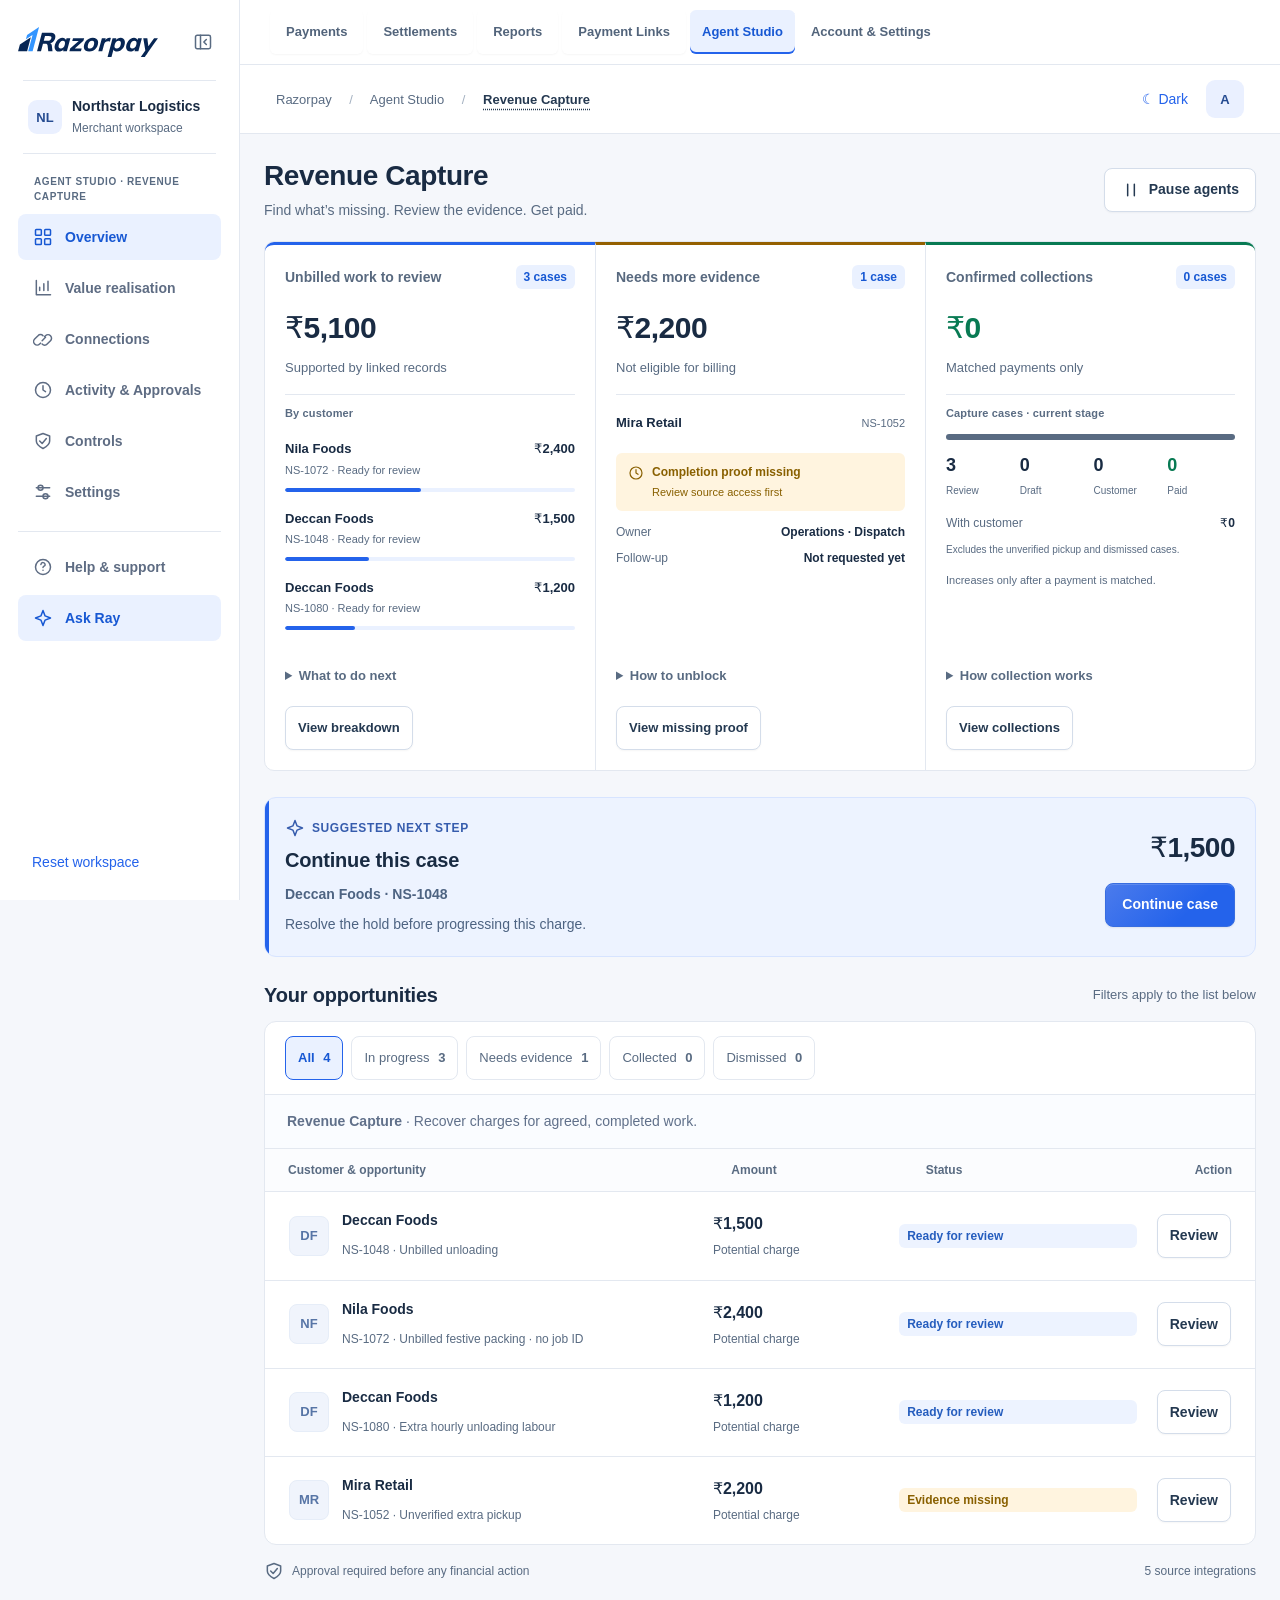
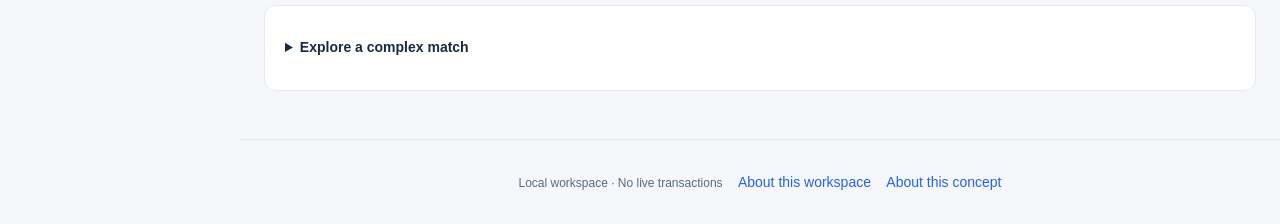
<file: Revenue-Capture-Supporting-Artifact 2/src/index.html>
<!doctype html><html lang="en"><head><meta charset="utf-8"><meta name="viewport" content="width=device-width,initial-scale=1"><meta name="theme-color" content="#2463eb"><title>Revenue Capture | Razorpay</title><meta name="description" content="Review earned revenue opportunities, approve evidence-backed actions and track outcomes."><link rel="icon" type="image/svg+xml" href="data:image/svg+xml,%3Csvg xmlns='http://www.w3.org/2000/svg' viewBox='0 0 32 32'%3E%3Crect width='32' height='32' rx='8' fill='%232463eb'/%3E%3Cpath d='M8 23V15h4v8m3 0V10h4v13m3 0V5h4v18' stroke='white' stroke-width='2'/%3E%3C/svg%3E"><link rel="stylesheet" href="style.css"><script defer src="app.js"></script></head><body><a class="skip" href="#main">Skip to content</a><aside class="sidebar"><div class="sidebar-brand-row"><a href="#overview" class="brand" aria-label="Revenue Growth home"><img src="assets/razorpay-logo.svg" alt="Razorpay" width="140" height="30"></a><button id="sidebar-toggle" class="sidebar-toggle" data-action="sidebar-toggle" aria-controls="nav" aria-expanded="true" aria-label="Collapse menu">‹ <span class="sidebar-toggle-label">Collapse menu</span></button></div><div class="workspace"><span class="avatar">NL</span><div><strong id="workspace-name">Northstar Logistics</strong><small>Merchant workspace</small></div></div><div class="nav-label">AGENT STUDIO · REVENUE CAPTURE</div><nav id="nav" aria-label="Main navigation"></nav><div class="side-bottom"><button class="text-btn" data-action="reset">Reset workspace</button></div></aside><div class="app"><div id="global-links" class="global-links" role="navigation" aria-label="Razorpay products"></div><header class="topbar"><span class="breadcrumb" id="breadcrumb">Razorpay / Agent Studio / Revenue Capture</span><button class="text-btn" id="theme-toggle" data-action="theme-toggle" aria-label="Switch colour theme">☾ Dark</button><a class="user-avatar" id="profile-shortcut" href="#settings" aria-label="Edit account profile">A</a></header><div id="language-note" class="language-note"></div><main id="main" tabindex="-1"></main><footer class="footer">Local workspace · No live transactions <button class="text-btn" data-action="workspace-info">About this workspace</button> <button class="text-btn" data-action="product-concept">About this concept</button></footer></div><dialog id="modal" aria-labelledby="modal-title"></dialog><div id="nav-description-tooltip" role="tooltip" hidden></div><div id="toast" role="status" aria-live="polite"></div></body></html>
</file>
<file: Revenue-Capture-Supporting-Artifact 2/src/style.css>
:root{color-scheme:light;--ink:#192b43;--text-192b43:#192b43;--bg-f5f7fb:#f5f7fb;--border-7bb3ff:#7bb3ff;--bg-white:white;--bg-eaf0ff:#eaf0ff;--text-254b91:#254b91;--text-75839a:#75839a;--text-5e6c83:#5e6c83;--bg-eaf1ff:#eaf1ff;--text-1758d3:#1758d3;--text-64748b:#64748b;--bg-fff:#fff;--text-a4b1c1:#a4b1c1;--text-253951:#253951;--bg-fff4d9:#fff4d9;--text-826014:#826014;--border-f1dfad:#f1dfad;--border-d4ddea:#d4ddea;--text-243951:#243951;--text-white:white;--text-b43434:#b43434;--border-e8bcbc:#e8bcbc;--text-58697f:#58697f;--bg-edf3ff:#edf3ff;--border-d7e4ff:#d7e4ff;--text-365cad:#365cad;--text-4d6382:#4d6382;--bg-edf1f6:#edf1f6;--text-77849a:#77849a;--bg-fbfcfe:#fbfcfe;--bg-f0f4fc:#f0f4fc;--border-e6edf8:#e6edf8;--text-5775a6:#5775a6;--bg-eef2f7:#eef2f7;--text-52647b:#52647b;--bg-eaf7f0:#eaf7f0;--text-13734e:#13734e;--bg-fff4df:#fff4df;--text-896000:#896000;--text-255dbe:#255dbe;--bg-fff0f0:#fff0f0;--text-b02d2d:#b02d2d;--border-dce6f7:#dce6f7;--bg-f5f8ff:#f5f8ff;--text-4b617e:#4b617e;--bg-fffaf0:#fffaf0;--border-ead9af:#ead9af;--text-896220:#896220;--bg-fff3f3:#fff3f3;--border-edc4c4:#edc4c4;--text-a73838:#a73838;--bg-f2f5fb:#f2f5fb;--text-607da8:#607da8;--text-5e6c80:#5e6c80;--border-e0e6ef:#e0e6ef;--text-8895a5:#8895a5;--text-1d59cb:#1d59cb;--border-239b76:#239b76;--text-16805e:#16805e;--border-cbd5e1:#cbd5e1;--bg-eef3fc:#eef3fc;--text-4c72b1:#4c72b1;--text-63728a:#63728a;--text-6f7d90:#6f7d90;--text-3e669a:#3e669a;--text-7e8ba0:#7e8ba0;--border-e2e8f0:#e2e8f0;--bg-f4f6fa:#f4f6fa;--border-8ab5ff:#8ab5ff;--bg-f4f8ff:#f4f8ff;--border-d4ddeb:#d4ddeb;--text-6b7b93:#6b7b93;--bg-153859:#153859;--text-285fab:#285fab;--bg-fafcff:#fafcff;--text-60708a:#60708a;--text-946000:#946000;--bg-eef8f2:#eef8f2;--border-cfe8d9:#cfe8d9;--text-4e725e:#4e725e;--text-46648b:#46648b;--bg-f6f8fc:#f6f8fc;--text-aa3636:#aa3636;--bg-fff6f6:#fff6f6;--text-6b5a32:#6b5a32;--border-83a8f5:#83a8f5;--border-91b1f5:#91b1f5;--text-ad3232:#ad3232;--bg-fff7ed:#fff7ed;--border-edcf9b:#edcf9b;--bg-f1f5ff:#f1f5ff;--border-c9d9fc:#c9d9fc;}
:root{font-family:Inter,-apple-system,BlinkMacSystemFont,"Segoe UI",sans-serif;color:var(--text-192b43);background:var(--bg-f5f7fb);font-synthesis:none;--blue:#2463eb;--navy:#142f57;--muted:#64748b;--line:#e3e8f0;--green:#087a53;--amber:#946000}*{box-sizing:border-box}body{margin:0}button,input,select,textarea{font:inherit}button,a,input,select,textarea{-webkit-tap-highlight-color:transparent}button,a{touch-action:manipulation}button{cursor:pointer}a{color:var(--blue);text-decoration:none}button:focus-visible,a:focus-visible,input:focus-visible,textarea:focus-visible,select:focus-visible{outline:3px solid var(--border-7bb3ff);outline-offset:3px}button:disabled{cursor:not-allowed;opacity:.5}button{min-height:44px}p{line-height:1.6}h1,h2,h3,p{margin-top:0}h1{font-size:calc(28px * var(--text-scale,1));letter-spacing:-.7px;line-height:1.25;margin-bottom:8px}h2{font-size:calc(20px * var(--text-scale,1));letter-spacing:-.35px;margin-bottom:12px}h3{font-size:calc(16px * var(--text-scale,1));margin-bottom:8px}small,.small{font-size:calc(13px * var(--text-scale,1));color:var(--muted);line-height:1.5}.muted{color:var(--muted)}.eyebrow{font-size:calc(12px * var(--text-scale,1));font-weight:700;letter-spacing:1px;color:var(--muted);text-transform:uppercase}.sidebar{position:fixed;inset:0 auto 0 0;width:240px;background:var(--bg-white);border-right:1px solid var(--line);padding:30px 18px 20px;display:flex;flex-direction:column;z-index:10}.brand{display:block;padding:0 15px 27px}.brand img{width:142px;height:auto}.workspace{display:flex;gap:10px;align-items:center;border-top:1px solid var(--line);border-bottom:1px solid var(--line);padding:20px 5px;margin:0 5px 28px}.workspace strong{font-size:calc(14px * var(--text-scale,1))}.workspace small{display:block;font-size:calc(12px * var(--text-scale,1));margin-top:4px}.avatar,.user-avatar{display:grid;place-items:center;background:var(--bg-eaf0ff);color:var(--text-254b91);font-size:calc(13px * var(--text-scale,1));font-weight:700;border-radius:9px;width:34px;height:34px;flex-shrink:0}.nav-label{font-size:calc(10px * var(--text-scale,1));letter-spacing:1.2px;color:var(--text-75839a);font-weight:700;padding:0 16px 10px}nav a{display:flex;align-items:center;gap:12px;padding:13px 15px;color:var(--text-5e6c83);font-size:calc(14px * var(--text-scale,1));font-weight:550;border-radius:6px;margin-bottom:5px}nav a.active{background:var(--bg-eaf1ff);color:var(--text-1758d3)}svg.icon{width:20px;height:20px;fill:none;stroke:currentColor;stroke-width:1.7;stroke-linecap:round;stroke-linejoin:round;flex-shrink:0}.side-bottom{margin-top:auto;padding:24px 14px 0;font-size:calc(12px * var(--text-scale,1))}.side-bottom p{font-size:calc(12px * var(--text-scale,1));color:var(--muted);line-height:1.6;margin:10px 0}.side-bottom a{display:block;margin:14px 0}.concept-label{font-size:calc(10px * var(--text-scale,1));letter-spacing:1px;color:var(--text-64748b);font-weight:700}.text-btn{background:transparent;border:0;color:var(--blue);padding:0;min-height:36px;font-size:calc(14px * var(--text-scale,1))}.app{margin-left:240px}.topbar{height:76px;display:flex;gap:18px;align-items:center;padding:0 36px;background:var(--bg-fff);border-bottom:1px solid var(--line)}.breadcrumb{font-size:calc(13px * var(--text-scale,1));color:var(--muted);flex:1}.breadcrumb span{padding:0 14px;color:var(--text-a4b1c1)}.breadcrumb strong{font-weight:500;color:var(--text-253951)}.demo-pill{background:var(--bg-fff4d9);color:var(--text-826014);border:1px solid var(--border-f1dfad);border-radius:5px;padding:5px 9px;font-size:calc(12px * var(--text-scale,1));font-weight:650}main{max-width:1400px;margin:auto;padding:34px 36px 50px;min-height:calc(100vh - 135px)}.page-head{display:flex;align-items:center;justify-content:space-between;gap:18px;margin-bottom:28px}.page-head p{font-size:calc(14px * var(--text-scale,1));margin:0;color:var(--muted)}.head-actions,.actions{display:flex;gap:10px;align-items:center;flex-wrap:wrap}.btn{display:inline-flex;gap:8px;align-items:center;justify-content:center;border:1px solid var(--border-d4ddea);border-radius:6px;background:var(--bg-white);padding:11px 16px;color:var(--text-243951);font-size:calc(14px * var(--text-scale,1));font-weight:600;line-height:1.4;text-align:center}.btn.primary{background:var(--blue);border-color:var(--blue);color:var(--text-white);box-shadow:0 2px 3px #2463eb18}.btn.danger{color:var(--text-b43434);border-color:var(--border-e8bcbc)}.btn:hover:not(:disabled){filter:brightness(.97)}.btn.small-btn{padding:8px 12px;min-height:40px}.stats{display:grid;grid-template-columns:repeat(3,1fr);background:var(--bg-fff);border:1px solid var(--line);border-radius:10px;margin-bottom:26px}.stat{padding:24px}.stat+.stat{border-left:1px solid var(--line)}.stat-label{font-size:calc(14px * var(--text-scale,1));color:var(--text-58697f);margin-bottom:12px;display:flex;gap:8px;align-items:center}.stat strong{display:block;font-size:calc(29px * var(--text-scale,1));font-weight:650;letter-spacing:-.5px;font-variant-numeric:tabular-nums}.stat small{display:block;margin-top:8px}.green{color:var(--green)}.focus-card{display:grid;grid-template-columns:1fr auto;gap:24px;align-items:center;background:var(--bg-edf3ff);border:1px solid var(--border-d7e4ff);border-radius:10px;padding:25px 27px;margin-bottom:30px;position:relative;overflow:hidden}.focus-card:before{content:"";position:absolute;left:0;top:0;bottom:0;width:4px;background:var(--blue)}.focus-card .eyebrow{color:var(--text-365cad);display:flex;gap:7px;align-items:center;margin-bottom:12px}.focus-card h2{font-size:calc(22px * var(--text-scale,1));margin-bottom:9px}.focus-card p{font-size:calc(14px * var(--text-scale,1));color:var(--text-4d6382);max-width:660px;margin:0}.focus-right{text-align:right}.focus-right .big-money{font-size:calc(28px * var(--text-scale,1));font-weight:650;display:block;margin-bottom:14px;font-variant-numeric:tabular-nums}.section-head{display:flex;justify-content:space-between;align-items:center;margin-bottom:17px;gap:15px}.section-head h2{margin:0}.section-head small{white-space:nowrap}.panel{background:var(--bg-white);border:1px solid var(--line);border-radius:10px;overflow:hidden}.tabs{display:flex;border-bottom:1px solid var(--line);padding:0 21px;gap:26px;overflow:auto}.tabs button{white-space:nowrap;border:0;border-bottom:3px solid transparent;background:none;color:var(--muted);padding:17px 0;font-size:calc(14px * var(--text-scale,1));font-weight:600}.tabs button.active{border-color:var(--blue);color:var(--text-1758d3)}.tabs .count{border-radius:4px;background:var(--bg-edf1f6);padding:2px 6px;margin-left:7px;font-size:calc(12px * var(--text-scale,1))}.list-head,.opportunity{display:grid;grid-template-columns:minmax(240px,1.7fr) .7fr 1fr auto;gap:20px;align-items:center;padding:18px 23px}.list-head{font-size:calc(12px * var(--text-scale,1));color:var(--text-77849a);background:var(--bg-fbfcfe);border-bottom:1px solid var(--line)}.opportunity+.opportunity{border-top:1px solid var(--line)}.opportunity{min-height:106px}.case-title{display:flex;align-items:center;gap:13px}.case-avatar{width:40px;height:40px;background:var(--bg-f0f4fc);border:1px solid var(--border-e6edf8);border-radius:8px;display:grid;place-items:center;color:var(--text-5775a6);font-size:calc(13px * var(--text-scale,1));font-weight:600;flex-shrink:0}.case-title strong{display:block;font-size:calc(14px * var(--text-scale,1));margin-bottom:6px}.case-title small{font-size:calc(12px * var(--text-scale,1))}.money{font-size:calc(16px * var(--text-scale,1));font-weight:650;font-variant-numeric:tabular-nums}.money small{display:block;font-weight:400;font-size:calc(12px * var(--text-scale,1));margin-top:5px}.badge{font-size:calc(12px * var(--text-scale,1));font-weight:550;border-radius:5px;padding:5px 8px;display:inline-flex;gap:5px;align-items:center;line-height:1.4;background:var(--bg-eef2f7);color:var(--text-52647b)}.badge.ready{background:var(--bg-eaf7f0);color:var(--text-13734e)}.badge.attention{background:var(--bg-fff4df);color:var(--text-896000)}.badge.blue{background:var(--bg-edf3ff);color:var(--text-255dbe)}.badge.error{background:var(--bg-fff0f0);color:var(--text-b02d2d)}.under-queue{display:flex;justify-content:space-between;gap:20px;font-size:calc(12px * var(--text-scale,1));color:var(--muted);margin-top:15px}.notice{padding:14px 16px;border:1px solid var(--border-dce6f7);background:var(--bg-f5f8ff);border-radius:7px;color:var(--text-4b617e);font-size:calc(14px * var(--text-scale,1));line-height:1.6;margin-bottom:20px}.notice.warning{background:var(--bg-fffaf0);border-color:var(--border-ead9af);color:var(--text-896220)}.notice.error{background:var(--bg-fff3f3);border-color:var(--border-edc4c4);color:var(--text-a73838)}.back{font-size:calc(14px * var(--text-scale,1));margin-bottom:18px;display:inline-flex;gap:6px;align-items:center}.detail-grid{display:grid;grid-template-columns:minmax(0,1.4fr) minmax(310px,1fr);gap:24px;align-items:start}.pad{padding:24px}.panel+.panel{margin-top:20px}.detail-grid p{font-size:calc(14px * var(--text-scale,1))}.detail-grid h2{font-size:calc(18px * var(--text-scale,1))}.source{display:flex;gap:12px;padding:17px 0;border-bottom:1px solid var(--line);align-items:start}.source:last-child{border-bottom:0}.source-icon{background:var(--bg-f2f5fb);border-radius:7px;color:var(--text-607da8);padding:9px;display:flex}.source-body{flex:1;min-width:0}.source-body strong{font-size:calc(14px * var(--text-scale,1));display:block}.source-body p{font-size:calc(14px * var(--text-scale,1));color:var(--text-5e6c80);margin:7px 0 3px}.source button{font-size:calc(13px * var(--text-scale,1))}.keyline{display:flex;justify-content:space-between;gap:15px;padding:14px 0;border-bottom:1px solid var(--line);font-size:calc(14px * var(--text-scale,1))}.keyline strong{font-variant-numeric:tabular-nums}.keyline:last-child{border-bottom:0}.check-list{display:grid;gap:12px;margin:18px 0 24px}.check-list label{font-size:calc(14px * var(--text-scale,1));display:flex;gap:10px;align-items:start;line-height:1.5;cursor:pointer}input[type=checkbox]{width:18px;height:18px;accent-color:var(--blue);margin:1px 0;flex-shrink:0}.full{width:100%}.stack{display:grid;gap:12px}.stepper{display:flex;margin:24px 0 26px;gap:0}.step{flex:1;border-top:3px solid var(--border-e0e6ef);padding-top:10px;font-size:calc(12px * var(--text-scale,1));color:var(--text-8895a5)}.step.current{border-color:var(--blue);color:var(--text-1d59cb)}.step.done{border-color:var(--border-239b76);color:var(--text-16805e)}.field{display:block;font-size:calc(14px * var(--text-scale,1));font-weight:550;margin-bottom:18px}.field input,.field textarea,.field select{width:100%;display:block;border:1px solid var(--border-cbd5e1);border-radius:6px;background:var(--bg-white);color:var(--text-243951);padding:12px;margin-top:8px;font-size:calc(16px * var(--text-scale,1))}.field textarea{min-height:112px;resize:vertical;line-height:1.5}.field small{display:block;font-weight:400;margin-top:6px}.divider{border:0;border-top:1px solid var(--line);margin:22px 0}.log-item{display:grid;grid-template-columns:40px 1fr auto;gap:14px;padding:20px 0;border-bottom:1px solid var(--line)}.log-item:last-child{border:0}.log-icon{height:34px;width:34px;display:grid;place-items:center;border-radius:50%;background:var(--bg-eef3fc);color:var(--text-4c72b1)}.log-item h3{font-size:calc(14px * var(--text-scale,1));margin-bottom:5px}.log-item p{font-size:calc(14px * var(--text-scale,1));margin-bottom:6px;color:var(--text-63728a)}.log-item time{font-size:calc(12px * var(--text-scale,1));color:var(--text-6f7d90)}.connector-grid{display:grid;grid-template-columns:1fr 1fr;gap:20px}.connector-grid .panel{margin:0}.connector-head{display:flex;align-items:center;gap:12px;margin-bottom:15px}.connector-head h3{margin:0;flex:1}.connector p{font-size:calc(14px * var(--text-scale,1));color:var(--muted)}.connector-icon{width:42px;height:42px;background:var(--bg-eef3fc);display:grid;place-items:center;border-radius:8px;font-weight:700;color:var(--text-3e669a)}.empty{text-align:center;padding:52px 20px}.empty h2{margin-top:14px}.empty p{color:var(--muted);font-size:calc(14px * var(--text-scale,1))}.footer{font-size:calc(12px * var(--text-scale,1));color:var(--text-7e8ba0);text-align:center;padding:20px;border-top:1px solid var(--line)}dialog{border:1px solid var(--border-e2e8f0);border-radius:12px;box-shadow:0 30px 100px #142d5740;padding:0;width:min(560px,calc(100vw - 28px));color:var(--text-243951);max-height:90dvh}dialog::backdrop{background:#12264075;backdrop-filter:blur(3px)}.modal-head{padding:22px 24px;display:flex;align-items:center;justify-content:space-between;border-bottom:1px solid var(--line);gap:16px}.modal-head h2{margin:0;font-size:calc(19px * var(--text-scale,1))}.close{background:var(--bg-f4f6fa);border:0;border-radius:5px;width:38px;height:38px;min-height:38px;font-size:calc(22px * var(--text-scale,1));color:var(--text-64748b)}.modal-body{padding:24px}.modal-body p{font-size:calc(14px * var(--text-scale,1))}.quote{border-left:3px solid var(--border-8ab5ff);background:var(--bg-f4f8ff);padding:17px;font-size:calc(16px * var(--text-scale,1));line-height:1.7;margin:16px 0}.modal-actions{display:flex;gap:10px;justify-content:flex-end;margin-top:24px}.demo-controls{margin-top:24px;border-top:1px dashed var(--border-d4ddeb);padding-top:16px}.demo-controls summary{font-size:calc(13px * var(--text-scale,1));color:var(--text-6b7b93);cursor:pointer;min-height:32px}.demo-controls .actions{margin-top:12px}#toast{position:fixed;bottom:25px;left:calc(50% + 110px);transform:translateX(-50%);background:var(--bg-153859);color:var(--text-white);padding:13px 20px;border-radius:8px;font-size:calc(14px * var(--text-scale,1));box-shadow:0 8px 25px #19365b30;z-index:100;max-width:90vw;display:none}.skip{position:fixed;top:-70px;left:20px;background:var(--bg-white);z-index:1000;padding:14px}.skip:focus{top:8px}.metric-definition{margin-top:20px;font-size:calc(14px * var(--text-scale,1));color:var(--text-64748b)}.metric-definition summary{cursor:pointer;color:var(--text-285fab);padding:10px 0}.metric-definition p{font-size:calc(14px * var(--text-scale,1))}.module-note{padding:16px 22px;background:var(--bg-fafcff);border-bottom:1px solid var(--line);font-size:calc(14px * var(--text-scale,1));color:var(--text-60708a)}.blocked{margin-top:15px;font-size:calc(13px * var(--text-scale,1));color:var(--text-946000)}.status-box{background:var(--bg-eef8f2);border:1px solid var(--border-cfe8d9);border-radius:8px;padding:20px;margin-bottom:20px}.status-box p{margin-bottom:0;color:var(--text-4e725e)}.rules-grid{display:grid;grid-template-columns:1fr 1fr;gap:24px}.amount-highlight{font-size:calc(35px * var(--text-scale,1));font-weight:650;letter-spacing:-1px;margin:10px 0}.mobile-only{display:none}@media(min-width:1500px){main{padding-top:42px}}@media(max-width:1100px){.sidebar{width:205px;padding-left:12px;padding-right:12px}.app{margin-left:205px}main{padding:28px 24px}.topbar{padding:0 24px}.detail-grid{grid-template-columns:1fr 1fr}.list-head,.opportunity{grid-template-columns:1.6fr .7fr 1fr;gap:14px}.opportunity>.btn{grid-column:3;justify-self:start}.opportunity>.badge{grid-column:3;grid-row:auto}.list-head>span:last-child{display:none}.workspace strong{font-size:calc(12px * var(--text-scale,1))}.case-title{gap:9px}}@media(max-width:800px){.sidebar{position:static;width:auto;padding:16px 20px 0;border:0;background:var(--bg-fff);display:block}.brand{padding:0 0 16px}.brand img{width:125px}.workspace,.nav-label,.side-bottom{display:none}nav{display:flex;overflow:auto;gap:5px;margin:0 -20px;padding:0 15px;border-bottom:1px solid var(--line)}nav a{white-space:nowrap;padding:13px 12px;border-radius:6px 6px 0 0;margin:0;gap:6px;font-size:calc(13px * var(--text-scale,1))}nav a svg{width:17px;height:17px}.app{margin:0}.topbar{height:53px;padding:0 20px;gap:10px}.breadcrumb{font-size:calc(12px * var(--text-scale,1))}.breadcrumb span{padding:0 6px}.user-avatar{width:27px;height:27px;font-size:calc(11px * var(--text-scale,1))}main{padding:25px 20px 35px}.page-head{align-items:flex-start;margin-bottom:23px}.page-head .head-actions{justify-content:flex-end}h1{font-size:calc(25px * var(--text-scale,1))}.stats{margin-bottom:20px}.stat{padding:19px 15px}.stat strong{font-size:calc(25px * var(--text-scale,1))}.stat-label{font-size:calc(12px * var(--text-scale,1));line-height:1.5}.stat small{font-size:calc(12px * var(--text-scale,1))}.focus-card{padding:22px;gap:16px}.focus-card h2{font-size:calc(20px * var(--text-scale,1))}.focus-right .big-money{font-size:calc(25px * var(--text-scale,1))}.detail-grid{grid-template-columns:1fr}.connector-grid{grid-template-columns:1fr 1fr}#toast{left:50%}.footer{padding-bottom:28px}.rules-grid{grid-template-columns:1fr}.mobile-only{display:block}}@media(max-width:520px){.page-head{display:block}.page-head .head-actions{margin-top:15px;justify-content:flex-start}.page-head p{font-size:calc(14px * var(--text-scale,1))}.stats{grid-template-columns:1fr 1fr}.stat:last-child{grid-column:1/-1;border-top:1px solid var(--line);border-left:0;display:grid;grid-template-columns:1fr auto;gap:0 10px}.stat:last-child .stat-label{grid-column:1;margin-bottom:5px}.stat:last-child strong{grid-column:2;grid-row:1/3;align-self:center}.stat:last-child small{margin:0}.focus-card{grid-template-columns:1fr;gap:17px;margin-bottom:25px}.focus-right{display:flex;align-items:center;justify-content:space-between}.focus-right .big-money{margin:0}.focus-card p{font-size:calc(14px * var(--text-scale,1))}.list-head{display:none}.opportunity{grid-template-columns:1fr auto;padding:20px;gap:16px}.case-title{grid-column:1/-1}.opportunity>.money{grid-column:1;grid-row:2}.opportunity>.badge{grid-column:1;grid-row:3;justify-self:start}.opportunity>.btn{grid-column:2;grid-row:2/4;align-self:center}.tabs{padding:0 18px;gap:24px}.section-head small{display:none}.under-queue{display:block;line-height:1.7}.under-queue span{display:block}.connector-grid{grid-template-columns:1fr}.pad{padding:20px}.log-item{grid-template-columns:30px 1fr;gap:10px}.log-item time{grid-column:2}.source{gap:10px}.source-icon{padding:7px}.source-body strong{line-height:1.5}.modal-head,.modal-body{padding:20px}.modal-actions{flex-wrap:wrap}.modal-actions .btn{flex:1}.stepper{gap:6px}.step{font-size:calc(11px * var(--text-scale,1))}.breadcrumb{font-size:calc(12px * var(--text-scale,1))}.breadcrumb strong{display:none}nav a{font-size:calc(12px * var(--text-scale,1))}.mobile-only .text-btn{min-height:44px}}
@media(prefers-reduced-motion:reduce){*{scroll-behavior:auto!important;transition:none!important;animation:none!important}}
/* Review improvements: evidence first, honest baselines, mobile navigation. */
main:focus{outline:none}.value-context{margin-top:25px!important}.value-context h2{margin-top:12px}.value-context p:last-child{margin-bottom:0}.roadmap{margin:22px 0}.roadmap summary{cursor:pointer;color:var(--text-46648b);min-height:44px;padding:12px 0;font-size:calc(14px * var(--text-scale,1))}.roadmap p{margin-top:12px}.match-row{display:grid;grid-template-columns:105px 1fr;gap:12px;border-bottom:1px solid var(--line);padding:12px 0;font-size:calc(14px * var(--text-scale,1));line-height:1.6}.match-row strong{font-weight:600}.comparison{display:grid;grid-template-columns:1fr 1fr;gap:16px;margin:20px 0}.comparison>div{background:var(--bg-f6f8fc);border:1px solid var(--line);border-radius:7px;padding:16px}.comparison h3{font-size:calc(14px * var(--text-scale,1));line-height:1.5}.comparison p{line-height:1.6}.source-actions{display:flex;gap:18px;flex-wrap:wrap}.reject-link{color:var(--text-aa3636)}.source-rejected{background:var(--bg-fff6f6);padding-left:12px;padding-right:12px}.gate-hint{margin-top:12px;color:var(--text-6b5a32)}.keyline>span,.keyline>strong{min-width:0;overflow-wrap:anywhere}.source-actions button{min-height:44px}.match-panel>p:last-child{margin-bottom:0}@media(max-width:800px){nav{display:flex;flex-wrap:wrap;overflow:visible;gap:2px;padding:0 15px 8px}nav a{font-size:calc(14px * var(--text-scale,1));padding:10px 11px;border-radius:6px;min-height:44px}.sidebar{padding-top:16px}.comparison{grid-template-columns:1fr}}@media(max-width:520px){.match-row{grid-template-columns:1fr;gap:3px}.match-panel .section-head{flex-wrap:wrap}.value-context{padding:20px}.keyline{flex-wrap:wrap}.keyline strong{max-width:100%}}

/* Direct decision access keeps evidence available without a long mobile scroll. */
.hard-case{margin:0 0 26px}.hard-case h2{margin-top:12px}.decision-jump{margin:0 0 20px}#action-panel{scroll-margin-top:20px}#action-panel:focus-visible{outline:3px solid var(--border-7bb3ff);outline-offset:3px}

.scope-settings{margin-top:24px!important}.scope-fields,.scope-counts{display:grid;grid-template-columns:1fr 1fr;gap:18px}.scope-customers{border:1px solid var(--line);border-radius:7px;padding:18px;margin:20px 0}.scope-customers label{display:flex;gap:9px;align-items:center;min-height:44px;font-size:calc(14px * var(--text-scale,1))}.scope-customers legend{font-weight:600;padding:0 6px}.permission-details{padding:14px 0;color:var(--text-52647b)}.permission-details summary{min-height:44px;cursor:pointer;color:var(--blue);line-height:1.5}.permission-details p{font-size:calc(14px * var(--text-scale,1))}.scope-counts>section{min-width:0}.scope-settings .field{min-width:0}.scope-settings select{max-width:100%}@media(max-width:600px){.scope-fields,.scope-counts{grid-template-columns:1fr}.scope-counts>section+section{border-top:1px solid var(--line);padding-top:18px}}

/* Progressive value reporting and narrow-screen filters. */
.report-filters{display:grid;grid-template-columns:repeat(3,minmax(0,1fr));gap:16px;align-items:end}.report-filters .field{margin-bottom:0;min-width:0}.report-filters select{max-width:100%}.report-filters .filter-search{grid-column:span 2}.report-summary{margin:20px 0}.report-summary p{margin:8px 0}.value-grid{display:grid;grid-template-columns:repeat(4,minmax(0,1fr));gap:16px;margin:20px 0}.value-card{border:1px solid var(--line);background:var(--bg-white);border-radius:10px;padding:20px;text-align:left;color:var(--text-192b43);min-width:0;display:flex;flex-direction:column;gap:13px}.value-card>span:first-child{font-size:calc(14px * var(--text-scale,1));color:var(--text-58697f)}.value-card strong{font-size:calc(30px * var(--text-scale,1));font-variant-numeric:tabular-nums}.value-card .card-link{color:var(--blue);font-size:calc(13px * var(--text-scale,1));margin-top:auto}.value-card:hover{border-color:var(--border-83a8f5);background:var(--bg-fafcff)}.value-flow{display:grid;grid-template-columns:repeat(4,minmax(0,1fr));gap:12px;margin:18px 0}.value-flow>div{border-top:3px solid var(--border-91b1f5);padding:13px 0}.value-flow strong{display:block;font-size:calc(23px * var(--text-scale,1))}.value-flow span{font-size:calc(13px * var(--text-scale,1));color:var(--muted)}.metric-picker{display:flex;align-items:center;gap:20px;margin:24px 0}.metric-picker .field{margin:0;min-width:240px}.metric-detail{margin-bottom:24px;scroll-margin-top:20px}.metric-detail:focus{outline:3px solid var(--border-7bb3ff);outline-offset:3px}.value-record{display:grid;grid-template-columns:minmax(0,1fr) auto auto;gap:12px;align-items:center;padding:16px 0;border-bottom:1px solid var(--line)}.value-record>div small{display:block;margin-top:6px}.value-record>.btn{grid-column:1;justify-self:start}.research-details{margin-top:24px!important}.research-details summary{cursor:pointer;min-height:44px;color:var(--blue)}.research-details p{font-size:calc(14px * var(--text-scale,1));margin-top:12px}.value-path>p:last-child{margin-bottom:0}@media(max-width:1100px){.value-grid{grid-template-columns:repeat(2,minmax(0,1fr))}.report-filters{grid-template-columns:repeat(2,minmax(0,1fr))}}@media(max-width:600px){.report-filters{grid-template-columns:1fr}.report-filters .filter-search{grid-column:auto}.metric-picker{display:block}.metric-picker .field{min-width:0;margin-bottom:10px}.value-grid{gap:10px}.value-card{padding:16px}.value-card strong{font-size:calc(26px * var(--text-scale,1))}.value-flow{grid-template-columns:1fr 1fr}.value-record{grid-template-columns:1fr auto}.value-record>div{grid-column:1/-1}.value-record>.btn{grid-column:auto}.metric-detail>.section-head{align-items:flex-start;flex-wrap:wrap}}

/* Native calendars and readable connector scopes on narrow screens. */
.date-range{grid-column:1/-1;min-width:0;margin:0;padding:16px;border:1px solid var(--line);border-radius:8px}.date-range legend{padding:0 7px;font-size:calc(14px * var(--text-scale,1));font-weight:600}.date-range-fields{display:grid;grid-template-columns:repeat(3,minmax(0,1fr));gap:16px}.date-range input[type=date]{width:100%;min-width:0;min-height:46px;appearance:auto}.date-range>p{margin:12px 0 0}.date-range .filter-error:empty{display:none}.filter-error{color:var(--text-ad3232)!important}.access-summary{margin:12px 0;padding:12px 0;border-top:1px solid var(--line);border-bottom:1px solid var(--line);font-size:calc(14px * var(--text-scale,1));overflow-wrap:anywhere}.access-summary p{margin:7px 0}.access-account{overflow-wrap:anywhere}.connector-head{flex-wrap:wrap}.connector-head h3{min-width:120px}.modal-body{overflow-wrap:anywhere}dialog{overflow-y:auto;overscroll-behavior:contain}.modal-head{position:sticky;top:0;background:var(--bg-fff);z-index:1}.modal-actions .btn{min-height:44px}.field input,.field select{min-width:0}.permission-details p{overflow-wrap:anywhere}@media(max-width:600px){.date-range-fields{grid-template-columns:1fr}.date-range{padding:14px}.connector-head .badge{margin-left:54px}.modal-actions{display:grid;grid-template-columns:1fr}.modal-actions .btn{width:100%}.value-card strong{overflow-wrap:anywhere}}

.access-expiry{margin:14px 0;padding:14px;border:1px solid var(--border-d7e4ff);background:var(--bg-f5f8ff);border-radius:8px;font-size:calc(14px * var(--text-scale,1))}.access-expiry strong{display:block;line-height:1.5}.access-expiry p{margin:7px 0 12px}.access-expiry.expired{background:var(--bg-fff7ed);border-color:var(--border-edcf9b)}.access-expiry .btn{max-width:100%;white-space:normal}#access-renewal-form input[type=date]{min-width:0;min-height:46px}

.case-work{margin:0 0 20px!important}.case-work summary{display:flex;align-items:center;justify-content:space-between;gap:12px;cursor:pointer;min-height:44px;font-size:calc(14px * var(--text-scale,1));font-weight:600;list-style:disclosure-closed}.case-work summary:after{content:'Details ▾';font-size:calc(12px * var(--text-scale,1));color:var(--blue);white-space:nowrap}.case-work[open] summary:after{content:'Details ▴'}.case-work .next-step{margin:16px 0}.internal-note{overflow-wrap:anywhere;white-space:pre-wrap}.case-work .small{margin-top:12px;margin-bottom:0}.block{display:block;margin-top:5px}.billing-breakdown>p:last-child{margin-bottom:0}.case-history summary{cursor:pointer;min-height:44px;color:var(--blue);font-size:calc(14px * var(--text-scale,1))}.case-history article{padding:14px 0;border-bottom:1px solid var(--line);overflow-wrap:anywhere}.case-history article strong{font-size:calc(14px * var(--text-scale,1))}.case-history article p{margin:7px 0}.case-history .actions{margin-top:16px}.objection-panel h3{margin-top:16px}.objection-panel p{overflow-wrap:anywhere}.objection-panel>p:last-child{margin:12px 0 0}@media(max-width:600px){.case-work summary{flex-wrap:wrap}.case-work summary>span:first-child{flex-basis:100%}.billing-breakdown .keyline{display:block}.billing-breakdown .keyline strong{display:block;margin-top:7px}.case-history .actions{display:grid;grid-template-columns:1fr}}

.charge-total-link{display:block;margin-top:10px;min-height:44px;text-align:left;white-space:normal}.charge-allocation{padding:18px 0;border-bottom:1px solid var(--line)}.charge-allocation .keyline{padding-top:0}.charge-calculation{margin-top:20px;border:1px solid var(--line);border-radius:8px;padding:14px}.charge-calculation summary{cursor:pointer;min-height:44px;color:var(--blue);font-weight:600;line-height:1.5}.charge-formula{background:var(--bg-f1f5ff);padding:14px;border-radius:6px;line-height:1.7;font-weight:600}.charge-timeline article{border-left:3px solid var(--border-c9d9fc);padding:4px 0 20px 16px;margin-top:20px}.charge-timeline h3{margin:12px 0 6px}.charge-timeline .quote{margin:12px 0;overflow-wrap:anywhere}.charge-provenance .eyebrow{margin-bottom:12px}.charge-provenance .btn{white-space:normal;min-height:44px}.charge-provenance>p:last-child{margin-bottom:0}@media(max-width:600px){.charge-timeline .actions{display:grid;grid-template-columns:1fr}.charge-allocation .btn,.charge-provenance .btn{width:100%}.charge-timeline article{padding-left:12px}.charge-calculation{padding:12px}}

.stat-hint,.journey-hint{font-size:calc(13px * var(--text-scale,1));line-height:1.6;color:var(--muted);margin:12px 0 0}.journey-hint{border-top:1px solid var(--line);padding-top:12px}.journey-hint b{color:var(--ink);font-size:calc(13px * var(--text-scale,1))}.journey-hint p{font-size:calc(13px * var(--text-scale,1));line-height:1.6;margin:7px 0}.journey-hint .next-hint{margin-top:12px}.journey-hint .text-btn{min-height:44px;white-space:normal;text-align:left}.value-card .metric-hint{display:block;border-top:1px solid var(--line);padding-top:10px;margin-top:10px;line-height:1.6}.stat-hint,.journey-hint,.metric-hint{overflow-wrap:anywhere}@media(max-width:600px){.journey-hint .text-btn{width:100%}}

/* Dashboard shell and settings */
.global-links{display:flex;align-items:center;flex-wrap:wrap;gap:4px;padding:10px 30px;background:var(--bg-fff);border-bottom:1px solid var(--line)}.global-link{display:inline-flex;align-items:center;justify-content:center;min-height:44px;padding:10px 12px;border:0;background:transparent;font-size:calc(13px * var(--text-scale,1));font-weight:600;color:var(--text-52647b);border-radius:6px;line-height:1.5}.global-link.active{background:var(--bg-eaf1ff);color:var(--text-1758d3)}.topbar{height:auto;min-height:66px}.topbar .text-btn{white-space:nowrap;min-height:44px}.user-avatar{border:0;min-width:38px;min-height:38px}.language-note:empty{display:none}.language-note{padding:12px 36px;background:var(--bg-edf3ff);color:var(--text-253951);font-size:calc(13px * var(--text-scale,1));line-height:1.7}.settings-jumps{display:flex;flex-wrap:wrap;gap:10px;margin-bottom:22px}.settings-jumps a{display:flex;align-items:center;padding:8px 12px;border:1px solid var(--line);border-radius:6px;min-height:44px;background:var(--bg-white);font-size:calc(14px * var(--text-scale,1))}.settings-grid{display:grid;grid-template-columns:1fr 1fr;gap:0 24px}.settings-grid .field{min-width:0}.settings-data-actions{display:flex;flex-wrap:wrap;gap:10px;margin:24px 0 12px}#settings-profile,#settings-appearance,#settings-data{scroll-margin-top:20px}.footer .text-btn{margin-left:12px;min-height:44px}.workspace strong{overflow-wrap:anywhere}.settings-grid input,.settings-grid select{min-width:0}.sidebar{overflow-y:auto}.global-links a:focus-visible,.settings-jumps a:focus-visible,summary:focus-visible{outline:3px solid var(--border-7bb3ff);outline-offset:3px}.btn.danger{background:var(--bg-fff3f3);color:var(--text-a73838)}.field input:invalid:not(:placeholder-shown){outline-offset:3px}@media(max-width:800px){.global-links{padding:8px 16px;gap:2px}.global-link{font-size:calc(12px * var(--text-scale,1));padding:8px}.language-note{padding:12px 20px}.topbar{padding:12px 20px;flex-wrap:wrap}.breadcrumb{min-width:160px;line-height:1.7}.sidebar{overflow:visible}}@media(max-width:600px){.settings-grid{grid-template-columns:1fr}.settings-data-actions{display:grid;grid-template-columns:1fr}.settings-jumps a{flex:1 1 130px;justify-content:center}.global-link{flex:1 1 100px}.stat:last-child .journey-hint,.stat:last-child .charge-total-link{grid-column:1/-1}.footer .text-btn{display:block;margin:4px auto}.breadcrumb strong{display:inline}}

:root[data-theme="dark"]{color-scheme:dark;--blue:#9fc4ff;--navy:#c2d9ff;--muted:#bdcadd;--ink:#edf3fc;--line:#4b5e78;--green:#83e4b8;--amber:#ffdc98;--text-192b43:#9fc4ff;--bg-f5f7fb:#18263b;--border-7bb3ff:#4b5e78;--bg-white:#18263b;--bg-eaf0ff:#21354f;--text-254b91:#9fc4ff;--text-75839a:#c2cedf;--text-5e6c83:#c2cedf;--bg-eaf1ff:#21354f;--text-1758d3:#9fc4ff;--text-64748b:#c2cedf;--bg-fff:#18263b;--text-a4b1c1:#c2cedf;--text-253951:#9fc4ff;--bg-fff4d9:#21354f;--text-826014:#ffdc98;--border-f1dfad:#4b5e78;--border-d4ddea:#4b5e78;--text-243951:#9fc4ff;--text-white:#ffffff;--text-b43434:#ffb9b9;--border-e8bcbc:#4b5e78;--text-58697f:#c2cedf;--bg-edf3ff:#21354f;--border-d7e4ff:#4b5e78;--text-365cad:#9fc4ff;--text-4d6382:#c2cedf;--bg-edf1f6:#21354f;--text-77849a:#c2cedf;--bg-fbfcfe:#18263b;--bg-f0f4fc:#21354f;--border-e6edf8:#4b5e78;--text-5775a6:#9fc4ff;--bg-eef2f7:#21354f;--text-52647b:#c2cedf;--bg-eaf7f0:#21354f;--text-13734e:#83e4b8;--bg-fff4df:#21354f;--text-896000:#ffdc98;--text-255dbe:#9fc4ff;--bg-fff0f0:#21354f;--text-b02d2d:#ffb9b9;--border-dce6f7:#4b5e78;--bg-f5f8ff:#21354f;--text-4b617e:#c2cedf;--bg-fffaf0:#21354f;--border-ead9af:#4b5e78;--text-896220:#ffdc98;--bg-fff3f3:#21354f;--border-edc4c4:#4b5e78;--text-a73838:#ffb9b9;--bg-f2f5fb:#21354f;--text-607da8:#9fc4ff;--text-5e6c80:#c2cedf;--border-e0e6ef:#4b5e78;--text-8895a5:#c2cedf;--text-1d59cb:#9fc4ff;--border-239b76:#4b5e78;--text-16805e:#83e4b8;--border-cbd5e1:#4b5e78;--bg-eef3fc:#21354f;--text-4c72b1:#9fc4ff;--text-63728a:#c2cedf;--text-6f7d90:#c2cedf;--text-3e669a:#9fc4ff;--text-7e8ba0:#c2cedf;--border-e2e8f0:#4b5e78;--bg-f4f6fa:#18263b;--border-8ab5ff:#4b5e78;--bg-f4f8ff:#21354f;--border-d4ddeb:#4b5e78;--text-6b7b93:#c2cedf;--bg-153859:#153859;--text-285fab:#9fc4ff;--bg-fafcff:#18263b;--text-60708a:#c2cedf;--text-946000:#ffdc98;--bg-eef8f2:#21354f;--border-cfe8d9:#4b5e78;--text-4e725e:#c2cedf;--text-46648b:#9fc4ff;--bg-f6f8fc:#18263b;--text-aa3636:#ffb9b9;--bg-fff6f6:#21354f;--text-6b5a32:#ffdc98;--border-83a8f5:#4b5e78;--border-91b1f5:#4b5e78;--text-ad3232:#ffb9b9;--bg-fff7ed:#21354f;--border-edcf9b:#4b5e78;--bg-f1f5ff:#21354f;--border-c9d9fc:#4b5e78;}
:root[data-theme="dark"]{background:#0e192a}:root[data-theme="dark"] body{background:#0e192a}:root[data-theme="dark"] .btn.primary{background:#2463eb;border-color:#729fff;color:#fff}:root[data-theme="dark"] .brand img{filter:brightness(0) invert(1)}:root[data-theme="dark"] input[type=checkbox]{accent-color:#2463eb}:root[data-theme="dark"] dialog{background:#18263b}:root[data-theme="dark"] .badge.ready{background:#133e34;color:#a2ebc9}:root[data-theme="dark"] .badge.attention,:root[data-theme="dark"] .notice.warning{background:#40341f;color:#ffdc98}:root[data-theme="dark"] .badge.error,:root[data-theme="dark"] .notice.error,:root[data-theme="dark"] .source-rejected{background:#43282e;color:#ffc2c2}:root[data-theme="dark"] .btn.danger{background:#43282e;color:#ffc2c2}:root[data-theme="dark"] .notice{background:#21354f;color:#c2d9ff}:root[data-theme="dark"] a:focus-visible,:root[data-theme="dark"] button:focus-visible,:root[data-theme="dark"] input:focus-visible,:root[data-theme="dark"] select:focus-visible,:root[data-theme="dark"] textarea:focus-visible,:root[data-theme="dark"] summary:focus-visible{outline-color:#afceff}

:root:not([data-theme="dark"]){--muted:#596b82}.footer,.nav-label,.step,.list-head,.log-item time{color:var(--muted)}.step.current{color:var(--blue)}.step.done{color:var(--green)}:root:not([data-theme="dark"]) button:focus-visible,:root:not([data-theme="dark"]) a:focus-visible,:root:not([data-theme="dark"]) input:focus-visible,:root:not([data-theme="dark"]) select:focus-visible,:root:not([data-theme="dark"]) textarea:focus-visible,:root:not([data-theme="dark"]) summary:focus-visible{outline-color:#2463eb}

/* Hindi text needs more line height and wrapping; source quotations remain original. */
:root[lang="hi"]{font-family:Inter,"Noto Sans Devanagari","Kohinoor Devanagari",-apple-system,BlinkMacSystemFont,"Segoe UI",sans-serif}:root[lang="hi"] h1,:root[lang="hi"] h2,:root[lang="hi"] h3{letter-spacing:0;line-height:1.5}:root[lang="hi"] .btn,:root[lang="hi"] nav a,:root[lang="hi"] .global-link{line-height:1.65;white-space:normal}:root[lang="hi"] .eyebrow,:root[lang="hi"] .nav-label{letter-spacing:.1px}:root[lang="hi"] .stat-label,:root[lang="hi"] .stat-hint,:root[lang="hi"] small{line-height:1.7}.page-head>div,.stat{min-width:0}.page-head .head-actions{flex-shrink:0;max-width:100%}.stats{grid-template-columns:repeat(3,minmax(0,1fr))}:root[lang="hi"] .field,:root[lang="hi"] summary{line-height:1.7}@media(max-width:800px){:root[lang="hi"] .page-head{flex-wrap:wrap}}@media(max-width:520px){.stats{grid-template-columns:repeat(2,minmax(0,1fr))}:root[lang="hi"] .stat:last-child{grid-column:1/-1}}

.bank-destination{padding:16px;border:1px solid var(--line);border-radius:8px;background:var(--bg-f5f8ff,#f5f8ff);margin:16px 0;overflow-wrap:anywhere}.bank-destination p{margin:8px 0}.bank-request{margin:20px 0 0}.settlement-row{display:grid;grid-template-columns:minmax(0,1.5fr) minmax(0,1fr) minmax(0,1fr) auto;gap:16px;align-items:center;padding:20px 0;border-bottom:1px solid var(--line);font-size:calc(14px * var(--text-scale,1))}.settlement-row:last-child{border-bottom:0}.bank-timeline{display:grid;grid-template-columns:repeat(4,minmax(0,1fr));list-style:none;padding:0;margin:24px 0;gap:8px;counter-reset:bank-step}.bank-timeline li{font-size:calc(12px * var(--text-scale,1));line-height:1.6;border-top:3px solid var(--line);padding-top:9px;counter-increment:bank-step;color:var(--muted)}.bank-timeline li:before{content:counter(bank-step)'. ';font-weight:700}.bank-timeline li.done{border-color:var(--green);color:var(--green)}#settings-bank{scroll-margin-top:20px}.settlement-row>div{min-width:0;overflow-wrap:anywhere}@media(max-width:700px){.settlement-row{grid-template-columns:minmax(0,1fr) auto}.settlement-row>.badge{justify-self:start}.settlement-row>.btn{grid-column:2}.bank-timeline{grid-template-columns:1fr 1fr;gap:16px}}

/* Compact reporting controls, with optional calendars and advanced filters. */
.report-filters.compact-filters{grid-template-columns:minmax(150px,.8fr) minmax(190px,1.15fr) minmax(180px,1fr) auto;padding:14px 16px;gap:10px 12px;overflow:visible}
.compact-filters .field{font-size:calc(13px * var(--text-scale,1));margin:0;min-width:0}
.compact-filters .field input,.compact-filters .field select{margin-top:5px;padding:9px 10px;min-height:44px;font-size:calc(14px * var(--text-scale,1));max-width:100%}
.compact-filters .filter-search{grid-column:auto}
.compact-filters .filter-actions{align-self:end;gap:10px;flex-wrap:nowrap}
.compact-filters .filter-actions .btn,.compact-filters .filter-actions .text-btn{min-height:44px;padding:9px 12px}
.compact-filters .filter-extra{grid-column:1/-1;order:1;border-top:1px solid var(--line);padding-top:2px;min-width:0}
.filter-extra>summary{cursor:pointer;min-height:44px;padding:10px 0;font-size:calc(13px * var(--text-scale,1));color:var(--blue);line-height:1.7}
.filter-extra>summary .badge{margin-left:6px;padding:2px 6px}
.extra-filter-fields{display:grid;grid-template-columns:repeat(2,minmax(0,1fr));gap:12px;padding:2px 0 4px}
.compact-filters .custom-date-row{grid-column:1/-1;order:2;display:grid;grid-template-columns:repeat(2,minmax(0,220px)) minmax(0,1fr);align-items:end;gap:12px;padding-top:12px;border-top:1px solid var(--line)}
.compact-filters .custom-date-row[hidden]{display:none}
.custom-date-row input[type=date]{min-width:0;appearance:auto}
.custom-date-row .small{margin:0;padding-bottom:10px;font-weight:400}
.compact-filters>.filter-error{grid-column:1/-1;order:3;margin:0;font-size:calc(13px * var(--text-scale,1))}
.compact-filters>.filter-error:empty{display:none}
@media(max-width:1100px){.report-filters.compact-filters{grid-template-columns:repeat(2,minmax(0,1fr))}.compact-filters .filter-actions{justify-content:flex-end}.compact-filters .custom-date-row{grid-template-columns:repeat(2,minmax(0,1fr))}.custom-date-row .small{grid-column:1/-1;padding:0}}
@media(max-width:600px){.report-filters.compact-filters{padding:12px;gap:10px}.compact-filters .field input,.compact-filters .field select{font-size:calc(16px * var(--text-scale,1))}.compact-filters .filter-search{grid-column:1/-1}.compact-filters .filter-actions{grid-column:1/-1;justify-content:flex-start}.compact-filters .filter-actions .btn{flex:1}.compact-filters .extra-filter-fields{grid-template-columns:1fr}.compact-filters .field{line-height:1.7}}
@media(max-width:380px){.report-filters.compact-filters{grid-template-columns:minmax(0,1fr)}.compact-filters .custom-date-row{grid-template-columns:minmax(0,1fr)}}

/* Case counts, guided connection policies, and collapsible workspace navigation. */
.stat-label{justify-content:space-between;flex-wrap:wrap}.case-count{display:inline-flex;align-items:center;font-size:calc(12px * var(--text-scale,1));font-weight:650;padding:3px 8px;border-radius:16px;background:var(--bg-eaf1ff);color:var(--text-1758d3);white-space:nowrap}.queue-filters{display:flex;flex-wrap:wrap;gap:8px;padding:14px 20px;border-bottom:1px solid var(--line)}.queue-filter{border:1px solid var(--line);background:var(--bg-white);color:var(--muted);border-radius:20px;min-height:44px;padding:8px 12px;font-size:calc(13px * var(--text-scale,1))}.queue-filter span{margin-left:5px;font-weight:700}.queue-filter.active{background:var(--bg-eaf1ff);border-color:var(--blue);color:var(--text-1758d3)}#case-queue{scroll-margin-top:16px}.connection-toolbar{display:flex;justify-content:flex-end;margin:0 0 20px}.saved-policies{margin-bottom:20px}.saved-policy{display:flex;flex-wrap:wrap;align-items:center;gap:14px;padding:18px 0;border-bottom:1px solid var(--line)}.saved-policy>div{flex:1;min-width:180px}.saved-policy p{margin:6px 0;overflow-wrap:anywhere}.saved-policies>.small{margin:14px 0 0}.channel-picker{display:grid;grid-template-columns:1fr 1fr;gap:12px;margin:20px 0}.channel-option{display:flex;align-items:center;gap:10px;padding:16px;text-align:left;border:1px solid var(--line);border-radius:8px;background:var(--bg-white);color:var(--ink);font-size:calc(14px * var(--text-scale,1));min-height:76px}.channel-option strong{flex:1}.channel-option:hover{border-color:var(--blue);background:var(--bg-eaf1ff)}.setup-steps{list-style:none;display:grid;grid-template-columns:repeat(4,minmax(0,1fr));gap:10px;margin:0 0 24px;padding:0}.setup-steps li{border-top:3px solid var(--line);padding-top:8px;font-size:calc(12px * var(--text-scale,1));line-height:1.6;color:var(--muted)}.setup-steps .current{border-color:var(--blue);color:var(--blue);font-weight:700}.setup-steps .done{border-color:var(--green)}.policy-summary{display:flex;flex-wrap:wrap;gap:8px;margin-bottom:18px}.policy-summary span{font-size:calc(12px * var(--text-scale,1));padding:6px 10px;background:var(--bg-eaf1ff);border-radius:6px}.policy-preview{max-height:330px;overflow:auto;border:1px solid var(--line);border-radius:8px}.policy-preview article{padding:14px;border-bottom:1px solid var(--line)}.policy-preview article:last-child{border-bottom:0}.policy-preview article>div{display:flex;justify-content:space-between;align-items:center;gap:10px;font-size:calc(13px * var(--text-scale,1))}.policy-preview .quote{margin:10px 0;padding:10px;font-size:calc(13px * var(--text-scale,1))}.policy-instructions{margin-top:16px}.policy-instructions summary{min-height:44px;cursor:pointer}.policy-instructions p{white-space:pre-wrap;overflow-wrap:anywhere}.sidebar-toggle{display:flex;align-items:center;gap:8px;min-height:44px;padding:8px;border:0;border-radius:6px;background:transparent;color:var(--muted);font-size:calc(12px * var(--text-scale,1));margin:0 0 12px}.sidebar-toggle>span:first-child{font-size:calc(22px * var(--text-scale,1))}.sidebar-toggle:hover{background:var(--bg-eaf1ff)}
@media(min-width:801px){:root[data-sidebar="collapsed"] .sidebar{width:88px;padding:18px 10px}:root[data-sidebar="collapsed"] .app{margin-left:88px}:root[data-sidebar="collapsed"] .sidebar .brand{padding:0 0 20px}:root[data-sidebar="collapsed"] .brand img{width:66px}:root[data-sidebar="collapsed"] .workspace,:root[data-sidebar="collapsed"] .nav-label,:root[data-sidebar="collapsed"] .side-bottom{display:none}:root[data-sidebar="collapsed"] .nav-text,:root[data-sidebar="collapsed"] .sidebar-toggle-label{position:absolute;width:1px;height:1px;padding:0;margin:-1px;overflow:hidden;clip:rect(0,0,0,0);white-space:nowrap}:root[data-sidebar="collapsed"] nav a{justify-content:center;padding:13px}:root[data-sidebar="collapsed"] .sidebar-toggle{justify-content:center;width:100%}}
@media(max-width:800px){.sidebar-toggle{float:right;margin:0}.sidebar .brand{min-height:44px;display:inline-flex;align-items:center}:root[data-sidebar="collapsed"] #nav{display:none}.sidebar-toggle-label{font-size:calc(12px * var(--text-scale,1))}}
@media(max-width:600px){.channel-picker{grid-template-columns:1fr}.setup-steps{grid-template-columns:repeat(2,minmax(0,1fr));gap:12px}.queue-filters{padding:12px;gap:6px}.queue-filter{font-size:calc(12px * var(--text-scale,1));padding:8px 10px}.connection-toolbar .btn{width:100%}.policy-preview{max-height:none;overflow:visible}.saved-policy>.btn{width:100%}.policy-preview article>div{flex-wrap:wrap}}

/* Shared visual foundations: 4/8px spacing, consistent hierarchy and semantic surfaces. */
:root{--space-1:4px;--space-2:8px;--space-3:12px;--space-4:16px;--space-6:24px;--space-8:32px;--radius-control:6px;--radius-panel:10px;--surface-base:var(--bg-white);--surface-subtle:var(--bg-f5f7fb);--text-primary:var(--ink);--text-secondary:var(--muted)}
main{padding:var(--space-8);line-height:1.5}.page-head{margin-bottom:var(--space-6);gap:var(--space-4)}h1{font-size:calc(28px * var(--text-scale,1));color:var(--text-primary);font-weight:650;letter-spacing:-.5px}h2{font-size:calc(20px * var(--text-scale,1));color:var(--text-primary);line-height:1.4}h3{color:var(--text-primary);line-height:1.5}.page-head p{max-width:64ch}.panel{border-radius:var(--radius-panel)}.pad{padding:var(--space-6)}.section-head{margin-bottom:var(--space-4)}.btn{border-radius:var(--radius-control);min-height:44px;padding:10px 16px;line-height:1.5;font-weight:600}.btn.small-btn{min-height:44px}.actions{gap:var(--space-2)}svg.icon{width:20px;height:20px;stroke-width:1.8}.eyebrow{display:flex;align-items:center;gap:var(--space-2);line-height:1.5}.value-card{gap:var(--space-3);padding:var(--space-6)}.value-card strong,.stat strong{color:var(--text-primary);font-variant-numeric:tabular-nums}.stat strong.green{color:var(--green)}.opportunity{padding:var(--space-4) var(--space-6);min-height:96px}.opportunity:hover{background:var(--bg-fafcff)}.case-title strong{color:var(--text-primary)}.field{color:var(--text-primary)}.field input,.field select,.field textarea{border-radius:var(--radius-control);color:var(--text-primary)}.badge{font-weight:600}.notice{border-radius:var(--radius-control)}.report-filters.compact-filters{padding:var(--space-4);gap:var(--space-3)}
.overview-stats{align-items:start}.overview-stats .stat{display:flex;flex-direction:column;min-width:0;padding:20px 24px}.overview-stats .stat strong{font-size:calc(30px * var(--text-scale,1));margin:0}.overview-stats .stat-label{margin-bottom:var(--space-3);font-weight:550}.overview-stats .stat small{margin-top:var(--space-1)}.overview-stats .charge-total-link{margin-top:var(--space-3);font-size:calc(13px * var(--text-scale,1));align-self:flex-start;min-height:44px;padding:8px 12px}.overview-stats .collection-rule{font-size:calc(12px * var(--text-scale,1));color:var(--muted);margin:10px 0 0;line-height:1.6}.metric-help{margin:var(--space-2) 0 0;font-size:calc(13px * var(--text-scale,1))}.metric-help>summary{min-height:44px;display:list-item;padding:12px 0;cursor:pointer;color:var(--muted);font-weight:550}.metric-help[open]>summary{color:var(--blue)}.metric-help .stat-hint{margin:0;padding:4px 0 8px}.metric-help .journey-hint{border:0;margin:0;padding:0}.metric-help .journey-hint>b{display:none}.metric-help .journey-hint p{font-size:calc(13px * var(--text-scale,1))}.focus-card{margin-bottom:var(--space-8);padding:var(--space-6);gap:var(--space-6)}.focus-card h2{font-size:calc(22px * var(--text-scale,1))}.focus-card p+p{margin-top:var(--space-2)}.focus-card .eyebrow{margin-bottom:var(--space-3)}.under-queue{margin:var(--space-4) 0 var(--space-6);align-items:center;flex-wrap:wrap}.under-queue>span:first-child{display:flex;align-items:center;gap:var(--space-2)}.hard-case{margin:0 0 var(--space-6)!important}.hard-case>summary{font-size:calc(14px * var(--text-scale,1));font-weight:600;cursor:pointer;min-height:44px;line-height:1.6;color:var(--text-primary);padding:10px 0}.hard-case .disclosure-body{padding-top:var(--space-4);border-top:1px solid var(--line);margin-top:var(--space-2)}.hard-case p{max-width:75ch}.hard-case .btn{margin-top:var(--space-2)}.value-context{margin-top:var(--space-6)}.sidebar-toggle{min-width:44px}.sidebar-toggle .icon{flex-shrink:0}.sidebar nav a.active{box-shadow:inset 3px 0 var(--blue)}.global-link.active{box-shadow:inset 0 -2px var(--blue)}.btn,.queue-filter,.channel-option{transition:background-color 120ms ease,border-color 120ms ease}dialog #modal-title:focus{outline:none}.modal-body{line-height:1.6}.modal-actions{padding-top:var(--space-2)}
@media(max-width:1100px){.overview-stats .stat{padding:var(--space-4)}.overview-stats .stat strong{font-size:calc(28px * var(--text-scale,1))}}
@media(max-width:800px){main{padding:var(--space-6) var(--space-4)}.pad{padding:var(--space-4)}h1{font-size:calc(26px * var(--text-scale,1))}.focus-card{gap:var(--space-4);padding:var(--space-4)}.sidebar nav a.active{box-shadow:inset 0 -2px var(--blue)}.global-links{gap:var(--space-1)}.global-link{min-height:44px}.overview-stats .stat:last-child{display:flex;flex-direction:column}.section-head{align-items:flex-start;flex-wrap:wrap}.section-head small{white-space:normal}}
@media(max-width:520px){.overview-stats{grid-template-columns:minmax(0,1fr)}.overview-stats .stat+.stat{border-left:0;border-top:1px solid var(--line)}.overview-stats .stat:last-child{grid-column:auto}.overview-stats .stat-label{font-size:calc(14px * var(--text-scale,1))}.overview-stats .charge-total-link{width:auto}.overview-stats .stat strong{font-size:calc(28px * var(--text-scale,1))}.focus-card{grid-template-columns:minmax(0,1fr)}.focus-right{text-align:left;display:flex;align-items:center;justify-content:space-between;flex-wrap:wrap;gap:var(--space-3)}.focus-right .big-money{margin:0}.value-card{padding:var(--space-4)}.opportunity{padding:var(--space-4)}.sidebar-toggle-label{max-width:125px}.channel-option{padding:var(--space-3)}}
@media(prefers-reduced-motion:reduce){*,*::before,*::after{scroll-behavior:auto!important;transition:none!important;animation:none!important}}
@media(forced-colors:active){.btn,.queue-filter,.badge,.channel-option{border:1px solid ButtonText}.queue-filter.active,nav a.active{outline:2px solid Highlight}.focus-card:before{background:Highlight}}

/* Support stays in the workspace rail; the assistant opens as a side panel. */
.sidebar-help{border-top:1px solid var(--line);margin-top:16px;padding-top:12px}.nav-assistant{display:flex;align-items:center;gap:12px;width:100%;min-height:44px;padding:13px 15px;border:0;border-radius:6px;background:var(--bg-eaf1ff);color:var(--text-1758d3);font-size:calc(14px * var(--text-scale,1));font-weight:600;text-align:left}.sidebar-help a{min-height:44px}.support-grid{display:grid;grid-template-columns:repeat(3,minmax(0,1fr));gap:16px;margin-bottom:24px}.support-grid .panel{margin:0}.support-card{display:flex;align-items:flex-start;flex-direction:column;gap:12px;min-width:0}.support-card>.icon{width:24px;height:24px;color:var(--blue)}.support-card h2,.support-card p{margin:0}.support-card h2{font-size:calc(18px * var(--text-scale,1))}.support-card p{font-size:calc(14px * var(--text-scale,1));color:var(--muted)}.support-card .btn{margin-top:auto;min-height:44px;max-width:100%}.support-card small{font-size:calc(12px * var(--text-scale,1))}.support-address{font-size:calc(14px * var(--text-scale,1));overflow-wrap:anywhere}.support-steps{padding-left:22px;line-height:1.7}.support-steps li{padding:8px 0}.help-topic{display:flex;justify-content:space-between;align-items:center;gap:16px;width:100%;min-height:52px;padding:14px 0;border:0;border-top:1px solid var(--line);background:transparent;color:var(--text-primary);text-align:left;font-size:calc(14px * var(--text-scale,1))}.help-topic:hover{color:var(--blue)}.help-footer{display:flex;gap:16px;flex-wrap:wrap;margin-top:20px;align-items:center;font-size:calc(13px * var(--text-scale,1))}.help-footer small{max-width:75ch}.help-footer>a{display:flex;align-items:center;min-height:44px}
dialog[data-assistant="true"]{width:460px;max-width:100vw;height:100dvh;max-height:100dvh;margin:0 0 0 auto;border-radius:12px 0 0 12px;padding:0;overflow:auto}dialog[data-assistant="true"] .modal-body{display:flex;flex-direction:column;padding:20px;min-height:calc(100dvh - 90px)}.assistant-intro{padding-bottom:16px;border-bottom:1px solid var(--line)}.assistant-intro p{margin:12px 0 6px;font-size:calc(14px * var(--text-scale,1))}.assistant-thread{flex:1;min-height:180px;max-height:46dvh;overflow-y:auto;padding:16px 2px;overscroll-behavior:contain}.assistant-empty{padding:22px 0;text-align:center;color:var(--muted)}.assistant-empty .icon{width:32px;height:32px;color:var(--blue);margin-bottom:12px}.assistant-empty p{font-size:calc(14px * var(--text-scale,1))}.assistant-turn{margin-bottom:20px}.assistant-turn:last-child{margin:0}.assistant-question{margin:0 0 12px 28px;padding:12px 14px;background:var(--bg-eaf1ff);border:1px solid var(--line);border-radius:12px 12px 2px 12px;font-size:calc(14px * var(--text-scale,1));color:var(--text-primary);white-space:pre-wrap;overflow-wrap:anywhere}.assistant-answer{padding:14px;background:var(--bg-f5f7fb);border:1px solid var(--line);border-radius:2px 12px 12px 12px;font-size:calc(14px * var(--text-scale,1));color:var(--text-primary)}.assistant-answer>strong{font-size:calc(12px * var(--text-scale,1));color:var(--blue)}.assistant-answer p{margin:8px 0 12px}.assistant-answer .btn{font-size:calc(13px * var(--text-scale,1))}.assistant-prompts{display:flex;flex-wrap:wrap;gap:8px;margin:12px 0}.assistant-prompts .btn{font-size:calc(12px * var(--text-scale,1));padding:8px 10px}.assistant-composer{display:flex;align-items:flex-end;gap:8px;margin-top:8px}.assistant-composer .field{flex:1;min-width:0;margin:0;font-size:calc(13px * var(--text-scale,1))}.assistant-composer input{font-size:calc(16px * var(--text-scale,1));min-height:46px}.assistant-composer>.btn{min-height:46px}.assistant-privacy{font-size:calc(11px * var(--text-scale,1))!important;margin:12px 0;line-height:1.6}.assistant-footer{display:flex;align-items:center;justify-content:space-between;gap:12px;font-size:calc(13px * var(--text-scale,1))}.assistant-footer .text-btn,.assistant-footer a{min-height:44px;display:flex;align-items:center}.assistant-footer .btn.text-btn{border:0;padding:0;font-size:calc(13px * var(--text-scale,1));background:transparent}
@media(min-width:801px){:root[data-sidebar="collapsed"] .nav-assistant{justify-content:center;padding:13px}:root[data-sidebar="collapsed"] .sidebar-help{margin-top:12px}}
@media(max-width:1100px){.support-grid{grid-template-columns:1fr 1fr}.support-card:last-child{grid-column:1/-1}}
@media(max-width:800px){.sidebar-help{display:flex;flex-wrap:wrap;gap:8px;flex-basis:100%;margin-top:8px;padding-top:8px}.sidebar-help .nav-assistant{width:auto;padding:10px 12px}.sidebar-help a{margin:0}.sidebar-help .nav-text{white-space:normal}}
@media(max-width:600px){.support-grid{grid-template-columns:minmax(0,1fr)}.support-card:last-child{grid-column:auto}.support-card .btn{width:100%}dialog[data-assistant="true"]{width:100vw;border-radius:0}dialog[data-assistant="true"] .modal-body{padding:16px}.assistant-thread{max-height:42dvh}.assistant-prompts{gap:6px}.assistant-composer{position:sticky;bottom:0;background:var(--bg-white);padding:8px 0}.assistant-footer{padding-bottom:env(safe-area-inset-bottom)}}

/* Compact, state-derived context inside the overview metrics. */
.overview-stats{align-items:stretch}.overview-stats .stat{border-top:3px solid var(--blue)}.overview-stats .stat:nth-child(2){border-top-color:var(--amber)}.overview-stats .stat:nth-child(3){border-top-color:var(--green)}.overview-stats .stat:first-child{border-top-left-radius:9px}.overview-stats .stat:last-child{border-top-right-radius:9px}.metric-snapshot{margin-top:20px;padding-top:14px;border-top:1px solid var(--line);min-width:0}.snapshot-heading{font-size:calc(11px * var(--text-scale,1));font-weight:650;color:var(--muted);letter-spacing:.15px;margin-bottom:10px;line-height:1.6}.snapshot-customer{display:block;padding:7px 0 10px;min-height:44px;color:var(--text-primary);border-radius:4px}.snapshot-customer:hover .snapshot-customer-main>b:first-child{color:var(--blue);text-decoration:underline}.snapshot-customer-main{display:flex;justify-content:space-between;align-items:baseline;gap:10px;font-size:calc(13px * var(--text-scale,1))}.snapshot-customer-main b{font-weight:600;overflow-wrap:anywhere}.snapshot-amount{white-space:nowrap;font-variant-numeric:tabular-nums}.snapshot-meta{display:block;font-size:calc(11px * var(--text-scale,1));line-height:1.6;color:var(--muted);margin-top:3px}.allocation-track{height:4px;display:block;background:var(--bg-eaf1ff);border-radius:4px;margin-top:8px;overflow:hidden}.allocation-track>span{height:100%;display:block;background:var(--blue);border-radius:4px}.evidence-blocker{display:flex;align-items:flex-start;gap:8px;border-radius:6px;padding:10px 12px;background:var(--bg-fff4df);color:var(--text-896000);margin:4px 0 12px}.evidence-blocker>.icon{width:16px;height:16px;margin-top:2px}.evidence-blocker b{display:block;font-size:calc(12px * var(--text-scale,1));font-weight:600}.evidence-blocker span{display:block;font-size:calc(11px * var(--text-scale,1));margin-top:3px;line-height:1.6}.snapshot-facts{margin:10px 0 0;display:grid;gap:8px}.snapshot-facts>div{display:flex;justify-content:space-between;align-items:baseline;gap:12px;font-size:calc(12px * var(--text-scale,1))}.snapshot-facts dt{color:var(--muted);flex-shrink:0}.snapshot-facts dd{margin:0;text-align:right;overflow-wrap:anywhere;color:var(--text-primary);font-weight:550;font-variant-numeric:tabular-nums}.collection-stage-bar{display:flex;gap:3px;height:6px;border-radius:4px;overflow:hidden;background:var(--bg-eaf1ff);margin:12px 0}.collection-stage-bar .stage-review{background:var(--muted)}.collection-stage-bar .stage-draft{background:var(--blue)}.collection-stage-bar .stage-customer{background:var(--amber)}.collection-stage-bar .stage-paid{background:var(--green)}.collection-stage-counts{display:grid;grid-template-columns:repeat(4,minmax(0,1fr));gap:6px;margin-bottom:16px}.collection-stage-counts>div{display:flex;flex-direction:column;gap:4px}.collection-stage-counts b{font-size:calc(18px * var(--text-scale,1));color:var(--text-primary);font-variant-numeric:tabular-nums;font-weight:600}.collection-stage-counts span{font-size:calc(10px * var(--text-scale,1));color:var(--muted);overflow-wrap:anywhere}.collection-stage-counts .stage-paid b{color:var(--green)}.snapshot-footnote{font-size:calc(10px * var(--text-scale,1));line-height:1.6;color:var(--muted);margin:10px 0 0}.snapshot-empty{font-size:calc(12px * var(--text-scale,1));color:var(--muted);margin:0;line-height:1.6}.overview-stats .metric-help{margin-top:auto;padding-top:10px}.overview-stats .charge-total-link{margin-top:4px}.overview-stats .collection-rule{font-size:calc(11px * var(--text-scale,1))}.overview-stats .stat{padding-bottom:16px}:root[data-theme="dark"] .evidence-blocker{background:#40341f;color:#ffdc98}@media(max-width:1100px) and (min-width:801px){.snapshot-customer-main{flex-wrap:wrap;gap:4px}.snapshot-facts>div{flex-wrap:wrap;gap:3px}.snapshot-facts dd{text-align:left}}@media(max-width:520px){.metric-snapshot{margin-top:14px}.overview-stats .stat+.stat{border-top-width:3px}.overview-stats .stat:last-child{border-top-right-radius:0}.collection-stage-counts span{font-size:calc(11px * var(--text-scale,1))}}

:root{--text-scale:1;font-size:calc(16px * var(--text-scale))}
:root[data-contrast="high"]:not([data-theme="dark"]){--text-4d6382:#111827;--bg-eaf7f0:#ffffff;--bg-fff4df:#ffffff;--text-896000:#111827;--text-46648b:#111827;--text-16805e:#111827;--text-5e6c80:#111827;--text-primary:#111827;--bg-fff0f0:#ffffff;--bg-fbfcfe:#ffffff;--border-e8bcbc:#374151;--text-607da8:#111827;--border-dce6f7:#374151;--bg-fff:#ffffff;--text-58697f:#111827;--text-52647b:#111827;--text-192b43:#111827;--text-4e725e:#111827;--text-946000:#111827;--border-f1dfad:#374151;--border-cbd5e1:#374151;--border-e2e8f0:#374151;--text-253951:#111827;--bg-153859:#ffffff;--text-63728a:#111827;--text-1d59cb:#111827;--bg-white:#ffffff;--bg-fff6f6:#ffffff;--text-243951:#111827;--text-1758d3:#111827;--bg-eef2f7:#ffffff;--bg-f2f5fb:#ffffff;--bg-f0f4fc:#ffffff;--border-e0e6ef:#374151;--border-cfe8d9:#374151;--text-ad3232:#111827;--border-d4ddeb:#374151;--border-edc4c4:#374151;--bg-f5f8ff:#ffffff;--text-a73838:#111827;--border-8ab5ff:#374151;--bg-fafcff:#ffffff;--bg-eef8f2:#ffffff;--text-5775a6:#111827;--text-scale:#111827;--text-254b91:#111827;--bg-f4f8ff:#ffffff;--text-285fab:#111827;--text-4c72b1:#111827;--text-5e6c83:#111827;--text-7e8ba0:#111827;--text-b43434:#111827;--border-7bb3ff:#374151;--text-a4b1c1:#111827;--border-e6edf8:#374151;--text-896220:#111827;--bg-fff3f3:#ffffff;--text-8895a5:#111827;--bg-eef3fc:#ffffff;--bg-f4f6fa:#ffffff;--bg-fffaf0:#ffffff;--bg-fff7ed:#ffffff;--bg-fff4d9:#ffffff;--bg-edf1f6:#ffffff;--border-d7e4ff:#374151;--text-60708a:#111827;--border-edcf9b:#374151;--text-b02d2d:#111827;--text-75839a:#111827;--border-239b76:#374151;--border-c9d9fc:#374151;--border-83a8f5:#374151;--bg-f1f5ff:#ffffff;--bg-eaf1ff:#ffffff;--text-secondary:#111827;--bg-edf3ff:#ffffff;--text-4b617e:#111827;--border-ead9af:#374151;--text-13734e:#111827;--text-aa3636:#111827;--text-365cad:#111827;--bg-f5f7fb:#ffffff;--text-6b7b93:#111827;--text-826014:#111827;--text-255dbe:#111827;--text-6f7d90:#111827;--bg-f6f8fc:#ffffff;--border-d4ddea:#374151;--text-77849a:#111827;--text-3e669a:#111827;--text-64748b:#111827;--text-white:#ffffff;--text-6b5a32:#111827;--bg-eaf0ff:#ffffff;--border-91b1f5:#374151;--ink:#111827;--muted:#111827;--line:#374151;--blue:#0046ad;--green:#00613d;--amber:#714600;}
:root[data-contrast="high"][data-theme="dark"]{--text-4d6382:#ffffff;--bg-eaf7f0:#000000;--bg-fff4df:#000000;--text-896000:#ffffff;--text-46648b:#ffffff;--text-16805e:#ffffff;--text-5e6c80:#ffffff;--text-primary:#ffffff;--bg-fff0f0:#000000;--bg-fbfcfe:#000000;--border-e8bcbc:#e2e8f0;--text-607da8:#ffffff;--border-dce6f7:#e2e8f0;--bg-fff:#000000;--text-58697f:#ffffff;--text-52647b:#ffffff;--text-192b43:#ffffff;--text-4e725e:#ffffff;--text-946000:#ffffff;--border-f1dfad:#e2e8f0;--border-cbd5e1:#e2e8f0;--border-e2e8f0:#e2e8f0;--text-253951:#ffffff;--bg-153859:#000000;--text-63728a:#ffffff;--text-1d59cb:#ffffff;--bg-white:#000000;--bg-fff6f6:#000000;--text-243951:#ffffff;--text-1758d3:#ffffff;--bg-eef2f7:#000000;--bg-f2f5fb:#000000;--bg-f0f4fc:#000000;--border-e0e6ef:#e2e8f0;--border-cfe8d9:#e2e8f0;--text-ad3232:#ffffff;--border-d4ddeb:#e2e8f0;--border-edc4c4:#e2e8f0;--bg-f5f8ff:#000000;--text-a73838:#ffffff;--border-8ab5ff:#e2e8f0;--bg-fafcff:#000000;--bg-eef8f2:#000000;--text-5775a6:#ffffff;--text-scale:#ffffff;--text-254b91:#ffffff;--bg-f4f8ff:#000000;--text-285fab:#ffffff;--text-4c72b1:#ffffff;--text-5e6c83:#ffffff;--text-7e8ba0:#ffffff;--text-b43434:#ffffff;--border-7bb3ff:#e2e8f0;--text-a4b1c1:#ffffff;--border-e6edf8:#e2e8f0;--text-896220:#ffffff;--bg-fff3f3:#000000;--text-8895a5:#ffffff;--bg-eef3fc:#000000;--bg-f4f6fa:#000000;--bg-fffaf0:#000000;--bg-fff7ed:#000000;--bg-fff4d9:#000000;--bg-edf1f6:#000000;--border-d7e4ff:#e2e8f0;--text-60708a:#ffffff;--border-edcf9b:#e2e8f0;--text-b02d2d:#ffffff;--text-75839a:#ffffff;--border-239b76:#e2e8f0;--border-c9d9fc:#e2e8f0;--border-83a8f5:#e2e8f0;--bg-f1f5ff:#000000;--bg-eaf1ff:#000000;--text-secondary:#ffffff;--bg-edf3ff:#000000;--text-4b617e:#ffffff;--border-ead9af:#e2e8f0;--text-13734e:#ffffff;--text-aa3636:#ffffff;--text-365cad:#ffffff;--bg-f5f7fb:#000000;--text-6b7b93:#ffffff;--text-826014:#ffffff;--text-255dbe:#ffffff;--text-6f7d90:#ffffff;--bg-f6f8fc:#000000;--border-d4ddea:#e2e8f0;--text-77849a:#ffffff;--text-3e669a:#ffffff;--text-64748b:#ffffff;--text-white:#ffffff;--text-6b5a32:#ffffff;--bg-eaf0ff:#000000;--border-91b1f5:#e2e8f0;--ink:#ffffff;--muted:#ffffff;--line:#e2e8f0;--blue:#9fc4ff;--green:#83e4b8;--amber:#ffdc98;}
#settings-accessibility{scroll-margin-top:24px}.accessibility-help{margin-top:20px}.accessibility-help summary{min-height:44px;cursor:pointer;line-height:1.7;padding:10px 0}.accessibility-help li{margin:10px 0}.accessibility-help a{display:inline-flex;min-height:44px;align-items:center}.accessibility-options label{min-height:44px;align-items:center}.settings-jumps a{white-space:normal}
:root[data-motion="reduced"] *,:root[data-motion="reduced"] *::before,:root[data-motion="reduced"] *::after{transition:none!important;animation:none!important;scroll-behavior:auto!important}
:root[data-underline-links="true"] a:not(.btn):not(.brand){text-decoration:underline;text-underline-offset:3px}
:root[data-roomy-controls="true"] button,:root[data-roomy-controls="true"] .btn,:root[data-roomy-controls="true"] nav a,:root[data-roomy-controls="true"] summary,:root[data-roomy-controls="true"] input:not([type=checkbox]),:root[data-roomy-controls="true"] select{min-height:52px}
:root[data-roomy-controls="true"] .actions,:root[data-roomy-controls="true"] .check-list{gap:16px}:root[data-roomy-controls="true"] .opportunity{padding-top:24px;padding-bottom:24px}
:root[data-contrast="high"] body{background:var(--bg-white)}:root[data-contrast="high"] .btn.primary{background:#0046ad;color:#fff;border:2px solid var(--line)}:root[data-contrast="high"][data-theme="dark"] .btn.primary{background:#9fc4ff;color:#000}:root[data-contrast="high"] :is(.notice,.badge,.evidence-blocker,.case-count){background:var(--bg-white)!important;color:var(--ink)!important;border:1px solid var(--line)}:root[data-contrast="high"] :is(a,button,input,select,textarea,summary):focus-visible{outline:3px solid var(--ink);outline-offset:3px}:root[data-contrast="high"] .field :is(input,select,textarea){border:2px solid var(--line)}
:root:not([data-text-size="100"]) .page-head{flex-wrap:wrap}:root:not([data-text-size="100"]) .overview-stats,:root:not([data-text-size="100"]) .support-grid,:root:not([data-text-size="100"]) .detail-grid{grid-template-columns:minmax(0,1fr)}:root:not([data-text-size="100"]) .overview-stats .stat+.stat{border-left:0;border-top:1px solid var(--line)}
:root:is([data-text-size="150"],[data-text-size="200"]) .sidebar{position:static;width:auto;padding:16px;display:block}:root:is([data-text-size="150"],[data-text-size="200"]) .app{margin-left:0}:root:is([data-text-size="150"],[data-text-size="200"]) .workspace,:root:is([data-text-size="150"],[data-text-size="200"]) .nav-label,:root:is([data-text-size="150"],[data-text-size="200"]) .side-bottom{display:none}:root:is([data-text-size="150"],[data-text-size="200"]) nav{display:flex;flex-wrap:wrap;gap:8px}:root:is([data-text-size="150"],[data-text-size="200"]) .sidebar-help{display:flex;flex-wrap:wrap;width:100%;gap:8px}:root:is([data-text-size="150"],[data-text-size="200"]) .nav-assistant{width:auto}:root:is([data-text-size="150"],[data-text-size="200"])[data-sidebar="collapsed"] #nav{display:none}
:root:is([data-text-size="150"],[data-text-size="200"]) :is(.settings-grid,.scope-fields,.connector-grid,.report-filters.compact-filters,.value-grid,.date-range-fields,.custom-date-row,.extra-filter-fields,.channel-picker,.comparison){grid-template-columns:minmax(0,1fr)}:root:is([data-text-size="150"],[data-text-size="200"]) .list-head{display:none}:root:is([data-text-size="150"],[data-text-size="200"]) .opportunity{grid-template-columns:minmax(0,1fr);gap:12px}:root:is([data-text-size="150"],[data-text-size="200"]) .focus-card{grid-template-columns:minmax(0,1fr)}:root:is([data-text-size="150"],[data-text-size="200"]) .focus-right{text-align:left}:root:is([data-text-size="150"],[data-text-size="200"]) .section-head{flex-wrap:wrap}:root:is([data-text-size="150"],[data-text-size="200"]) .section-head small{white-space:normal}:root:is([data-text-size="150"],[data-text-size="200"]) .value-card strong{overflow-wrap:anywhere}:root:is([data-text-size="150"],[data-text-size="200"]) .stepper{flex-wrap:wrap;gap:12px}:root:is([data-text-size="150"],[data-text-size="200"]) .step{flex:1 1 180px}
.revenue-charts{display:grid;grid-template-columns:1.15fr 1fr;gap:20px;margin:24px 0}.revenue-charts .panel{margin:0}.revenue-chart h2{font-size:calc(18px * var(--text-scale,1))}.revenue-chart>p.small{margin-bottom:20px}.chart-bars{display:grid;gap:8px}.chart-bar-row{display:grid;grid-template-columns:minmax(90px,1fr) minmax(0,1.5fr) minmax(66px,auto);align-items:center;gap:12px;min-height:48px;padding:6px 0;border:0;background:transparent;color:var(--ink);text-align:left;font-size:calc(12px * var(--text-scale,1));border-radius:4px}.chart-bar-row:hover:not(:disabled){background:var(--bg-eaf1ff)}.chart-bar-row:disabled{opacity:1;color:var(--muted)}.chart-row-label small{display:block;font-size:calc(10px * var(--text-scale,1))}.chart-bar-row>b{font-variant-numeric:tabular-nums;text-align:right;white-space:nowrap}.chart-track{height:12px;display:block;background:var(--bg-eaf1ff);border-radius:3px;overflow:hidden;min-width:0}.chart-fill{height:100%;display:block;border-radius:3px;min-width:0}.chart-review{background:var(--blue)}.chart-draft{background:#7c60ce}.chart-customer{background:#337e9b}.chart-held{background:var(--amber)}.chart-paid{background:var(--green)}.chart-dismissed{background:var(--muted)}.chart-note{font-size:calc(11px * var(--text-scale,1));line-height:1.7;color:var(--muted);margin:16px 0 0}.customer-chart{display:grid;gap:20px}.customer-chart-row{display:block;min-height:44px;border-radius:4px;color:var(--ink)}.customer-chart-row>span{display:flex;justify-content:space-between;gap:12px;margin-bottom:10px;font-size:calc(13px * var(--text-scale,1))}.customer-chart-row small{display:block;margin-top:7px;font-size:calc(11px * var(--text-scale,1))}.customer-chart-row:hover>b,.customer-chart-row:hover>span{text-decoration:underline;color:var(--blue)}.collection-trend{margin-bottom:24px}.collection-trend>summary,.chart-table>summary{cursor:pointer;min-height:44px;line-height:1.7;font-weight:600;padding:8px 0}.collection-trend>p{margin-top:16px}.trend-empty{text-align:center;padding:24px;color:var(--muted)}.trend-empty>.icon{width:32px;height:32px;margin-bottom:12px}.trend-empty p{font-size:calc(13px * var(--text-scale,1))}.daily-collection-row{display:grid;grid-template-columns:100px minmax(0,1fr) auto;gap:16px;align-items:center;margin:16px 0;font-size:calc(13px * var(--text-scale,1))}.chart-table{margin-top:16px}.table-scroll{overflow:auto}.chart-table table{border-collapse:collapse;width:100%;font-size:calc(13px * var(--text-scale,1))}.chart-table caption{text-align:left;padding:12px 0;color:var(--muted)}.chart-table th,.chart-table td{text-align:left;padding:12px;border-bottom:1px solid var(--line)}:root[data-contrast="high"] .chart-fill{outline:1px solid var(--ink);outline-offset:-1px}:root[data-contrast="high"] .chart-track{border:1px solid var(--line)}
@media(max-width:1000px){.revenue-charts{grid-template-columns:minmax(0,1fr)}}@media(max-width:520px){.chart-bar-row{grid-template-columns:minmax(88px,1fr) minmax(0,1fr) auto;gap:8px}.daily-collection-row{grid-template-columns:1fr auto}.daily-collection-row .chart-track{grid-row:2;grid-column:1/-1}.revenue-charts{gap:16px}}
:root:is([data-text-size="150"],[data-text-size="200"]) .revenue-charts{grid-template-columns:minmax(0,1fr)}:root:is([data-text-size="150"],[data-text-size="200"]) .chart-bar-row{grid-template-columns:minmax(0,1fr) auto}:root:is([data-text-size="150"],[data-text-size="200"]) .chart-bar-row .chart-track{grid-row:2;grid-column:1/-1}

.recovery-line svg{display:block;width:100%;height:auto;max-height:320px;overflow:visible}.recovery-line svg text{fill:var(--muted);font-size:12px}.recovery-grid{stroke:var(--border);stroke-width:1}.recovery-path{fill:none;stroke:var(--green,#087f5b);stroke-width:3;stroke-linejoin:round}.recovery-point{fill:var(--green,#087f5b);stroke:var(--bg);stroke-width:2}.recovery-line strong{font-size:calc(28px * var(--text-scale,1))}.recovery-line{margin-top:20px}

.charge-action-menu{margin-top:16px;border-top:1px solid var(--border);padding-top:12px}.charge-action-menu .actions{display:flex;flex-wrap:wrap;gap:8px}.charge-action-menu .small{margin-top:10px}

.accounting-provider{display:block;margin-top:4px;color:var(--muted);font-size:calc(13px * var(--text-scale,1));font-weight:500}.connector-head>div{min-width:0}.connector-head>div h3{margin:0}

.product-help{position:relative;display:inline-block}.product-help-trigger{font:inherit;font-weight:650;color:inherit;background:transparent;border:0;padding:6px 0;cursor:help;text-decoration:underline dotted;text-underline-offset:5px}.product-help .product-help-popup{display:none;position:absolute;top:100%;left:0;width:min(370px,calc(100vw - 48px));white-space:normal;background:var(--bg-ffffff,#fff);color:var(--text-192b43,#192b43);border:1px solid var(--line);border-radius:12px;padding:16px;box-shadow:0 8px 28px #0002;z-index:100;line-height:1.6;font-size:calc(14px * var(--text-scale,1));font-weight:400}.product-help-popup b{display:block;margin-bottom:8px}.product-help:not(.help-dismissed):hover .product-help-popup,.product-help:not(.help-dismissed):focus-within .product-help-popup,.product-help.help-open .product-help-popup{display:block}@media(max-width:600px){.product-help{position:static}.topbar{position:relative}.product-help .product-help-popup{left:16px;top:100%;width:calc(100% - 32px)}}

.breadcrumb .product-help{padding:0;color:var(--text-253951)}.breadcrumb .product-help-popup{padding:16px;color:var(--text-192b43)}

#nav-description-tooltip{position:fixed;z-index:150;padding:12px 16px;background:var(--bg-fff);color:var(--ink);border:1px solid var(--line);border-radius:10px;box-shadow:0 6px 24px #0002;font-size:calc(14px * var(--text-scale,1));line-height:1.55;max-width:calc(100vw - 24px)}#nav-description-tooltip[hidden]{display:none}.nav-guide-link{font-size:calc(12px * var(--text-scale,1));margin-top:8px;min-height:44px;white-space:normal}.nav-guide-item+.nav-guide-item{border-top:1px solid var(--line);padding-top:12px}.nav-guide-item h3{margin-bottom:4px}.nav-guide-item p{margin-top:0}:root[data-sidebar="collapsed"] .nav-guide-link{font-size:11px;padding:6px}@media(max-width:800px){.nav-guide-link{flex:0 0 auto;white-space:nowrap;margin:0}}

/* Keep the menu toggle beside the wordmark in every layout. */
.sidebar-brand-row{display:flex;align-items:center;justify-content:space-between;gap:6px;margin-bottom:16px;flex-shrink:0}
.sidebar .sidebar-brand-row .brand{display:flex;align-items:center;min-width:0;padding:0;margin:0;flex:1}
.sidebar .sidebar-brand-row .brand img{width:140px;max-width:100%;height:auto}
.sidebar .sidebar-brand-row #sidebar-toggle{float:none;flex:0 0 36px;width:36px;min-width:36px;height:44px;min-height:44px;padding:6px;margin:0;display:inline-flex;align-items:center;justify-content:center}
.sidebar-toggle-label{display:none}
@media(min-width:801px){:root[data-sidebar="collapsed"] .sidebar{width:124px}:root[data-sidebar="collapsed"] .app{margin-left:124px}:root[data-sidebar="collapsed"] .sidebar-brand-row{gap:2px}:root[data-sidebar="collapsed"] .sidebar-brand-row .brand img{width:66px}}

/* Intrinsic sizing for actual phone/tablet viewports. */
.app,main,.field,.panel{min-width:0}input,select,textarea{max-width:100%}img,svg{max-width:100%}
@media(max-width:800px){.sidebar{inset:auto;min-height:0;height:auto}.app{width:100%;margin:0}.topbar{height:auto;min-height:56px;flex-wrap:wrap}.global-links{min-width:0;max-width:100%;flex-wrap:wrap}.sidebar-brand-row{margin-bottom:8px}.sidebar .sidebar-brand-row .brand{min-height:44px}.page-head,.section-head{flex-wrap:wrap}}
@media(max-width:520px){.connector-grid,.settings-grid,.value-grid,.revenue-charts{grid-template-columns:minmax(0,1fr)}.modal-actions,.charge-action-menu .actions{flex-wrap:wrap}.modal-actions .btn{max-width:100%}.topbar .breadcrumb{min-width:0;flex-basis:100%}main{padding:20px 16px 32px}.chart-bar-row{grid-template-columns:minmax(72px,1fr) minmax(0,1fr) auto}.value-card,.panel{overflow-wrap:anywhere}dialog{max-width:calc(100vw - 24px)}}

/* Compact spacing without removing information or reducing touch targets. */
main{padding:24px}.page-head{margin-bottom:20px}.page-head h1{margin-bottom:6px}.page-head p{margin-top:4px}.pad{padding:20px}.section-head{margin-bottom:12px}.overview-stats .stat{padding:18px 20px}.metric-snapshot{margin-top:12px;padding-top:10px}.value-card{padding:18px;gap:10px}.revenue-charts{gap:16px}.value-grid{gap:16px}.connector-grid{gap:16px}.connector.pad{padding:18px}.connector .access-summary{margin-block:12px;padding-block:12px}.connector .permission-details{margin-block:10px}.report-summary{margin-block:12px}.report-summary p{margin-block:6px}.collection-trend{margin-block:16px}.charge-allocation{padding-block:16px}.charge-action-menu{margin-top:12px;padding-top:10px}.charge-action-menu .small{margin-block:8px}.revenue-chart .chart-note{margin-bottom:0}.nav-guide-item+.nav-guide-item{padding-top:10px}
@media(max-width:600px){main{padding:18px 16px 28px}.pad,.connector.pad,.value-card{padding:16px}.page-head{margin-bottom:16px}.overview-stats .stat{padding:16px}.revenue-charts,.value-grid,.connector-grid{gap:12px}}

.value-card-shell{min-width:0;display:flex;flex-direction:column;background:var(--bg-fff);border:1px solid var(--line);border-radius:10px;overflow:hidden}.value-card-shell>.value-card{width:100%;border:0;border-radius:0;box-shadow:none;flex:1}.metric-card-help{padding:0 18px 14px}.metric-card-help summary,.charge-more-options summary{cursor:pointer;font-size:calc(13px * var(--text-scale,1));color:var(--muted);min-height:32px;line-height:32px}.metric-card-help p{margin:8px 0 0}.charge-more-options{margin-top:8px}.charge-more-options .actions{padding-top:8px}.charge-action-menu>.actions:empty{display:none}

/* Evidence-led AI comparison uses intrinsic columns and existing theme tokens. */
.ai-proof{margin-bottom:20px}.proof-records{display:grid;grid-template-columns:repeat(3,minmax(0,1fr));gap:14px}.proof-records article{border:1px solid var(--line);border-radius:10px;padding:14px;min-width:0}.proof-records h3{margin-top:0}.proof-records p{font-size:calc(14px * var(--text-scale,1));line-height:1.6;overflow-wrap:anywhere}.proof-decision{border-top:1px solid var(--line);padding-top:16px;margin-top:16px}.proof-decision .actions{flex-wrap:wrap}.match-explainer{margin-bottom:20px}.match-explainer>summary{cursor:pointer;padding:14px;min-height:44px;font-weight:600}.ai-proof .section-head{flex-wrap:wrap;gap:10px}@media(max-width:800px){.proof-records{grid-template-columns:1fr}.ai-proof .comparison{grid-template-columns:1fr}.proof-decision .btn{white-space:normal}}

/* Keep financial amounts intact while explanatory labels wrap. */
.billing-breakdown .keyline{display:grid;grid-template-columns:minmax(0,1fr) max-content;gap:12px;align-items:start}
.billing-breakdown .keyline>strong{white-space:nowrap;overflow-wrap:normal;word-break:normal}
@media(max-width:600px){.billing-breakdown .keyline{grid-template-columns:1fr}.billing-breakdown .keyline>strong{margin-top:0}}

/* Blade reference pass: spacing scale and primary/secondary control hierarchy.
   CSS adaptation for the portable HTML; not a Blade component installation.
   Reference: blade.razorpay.com, Spacing and Button / All Variants & Sizes. */
:root{--radius-control:8px;--radius-panel:12px;--control-shadow:0 1px 2px #0000000a}
.panel,.value-card-shell{border-radius:var(--radius-panel);box-shadow:none}
h1{font-weight:650;letter-spacing:-.4px}h2{font-weight:600;letter-spacing:-.2px}
.page-head{gap:16px}.section-head{gap:12px}
.btn{border-radius:var(--radius-control);padding:10px 16px;box-shadow:var(--control-shadow);font-weight:600}
.btn.primary{background:linear-gradient(135deg,#4b7bec,#2463eb 65%);color:#fff;border-color:#386de0;box-shadow:inset 0 1px 0 #ffffff26,0 1px 2px #00000012}
.btn:not(.primary):not(.danger):hover:not(:disabled){background:var(--bg-f5f7fb);border-color:var(--muted)}
.btn.primary:hover:not(:disabled){background:#1e56cf;border-color:#1e56cf}
.btn:disabled{box-shadow:none}
.field input,.field select,.field textarea{border-radius:8px;padding:10px 12px}
.field input:focus,.field select:focus,.field textarea:focus{border-color:var(--blue)}
.badge,.case-count{border-radius:6px;font-size:calc(12px * var(--text-scale,1));line-height:20px;padding:2px 8px}
.sidebar{padding-top:20px}.workspace{padding-block:16px;margin-bottom:20px}
.sidebar nav a,.nav-assistant{border-radius:8px;gap:12px}
.sidebar nav a.active{box-shadow:none;font-weight:650}
.nav-label{letter-spacing:.6px;line-height:1.5}
.topbar{min-height:64px;height:auto;padding-block:12px}
.global-link{border-radius:6px;font-weight:550}
.list-head{color:var(--muted);font-weight:600;padding-block:12px}
.opportunity{min-height:88px;padding-block:16px}
.overview-stats{align-items:stretch}
.overview-stats .stat{padding:20px;gap:4px}
.overview-stats .stat strong,.value-card strong,.big-money{font-variant-numeric:tabular-nums;letter-spacing:-.5px}
.focus-card{border-radius:12px;padding:20px;margin-bottom:24px}
.focus-card h2{font-size:calc(20px * var(--text-scale,1))}
.focus-card .eyebrow{letter-spacing:.6px;margin-bottom:8px}
.report-filters.compact-filters{border-radius:12px;padding:16px;gap:12px}
.queue-filter{border-radius:8px}.queue-filter.active{font-weight:600}
.modal-head{padding:20px 24px}.modal-body{padding:24px}
dialog{border-radius:16px}.notice{border-radius:8px}
.trend-empty{padding:24px 16px}.trend-empty p{max-width:54ch;margin-inline:auto}
:root[data-contrast="high"] .btn.primary{background:var(--blue);border:2px solid currentColor;box-shadow:none}
@media(max-width:800px){.sidebar{padding-top:12px}.topbar{padding:12px 16px}.sidebar nav a.active{box-shadow:inset 0 -2px var(--blue)}}
@media(max-width:600px){.focus-card,.overview-stats .stat{padding:16px}.modal-head,.modal-body{padding:16px}.opportunity{min-height:0}.btn{min-height:44px}.field input,.field select,.field textarea{font-size:calc(16px * var(--text-scale,1))}}
.investigation-layout{display:grid;grid-template-columns:minmax(0,1fr) minmax(0,1fr);gap:24px}.investigation-record{padding:12px 0;border-bottom:1px solid var(--line)}.investigation-record summary{cursor:pointer;min-height:44px;font-size:14px;font-weight:600}.investigation-record blockquote{margin:8px 0;padding:12px;border-left:3px solid var(--blue);background:var(--bg-f5f7fb)}@media(max-width:700px){.investigation-layout{grid-template-columns:minmax(0,1fr)}}:root:is([data-text-size="150"],[data-text-size="200"]) .investigation-layout{grid-template-columns:minmax(0,1fr)}
</file>
